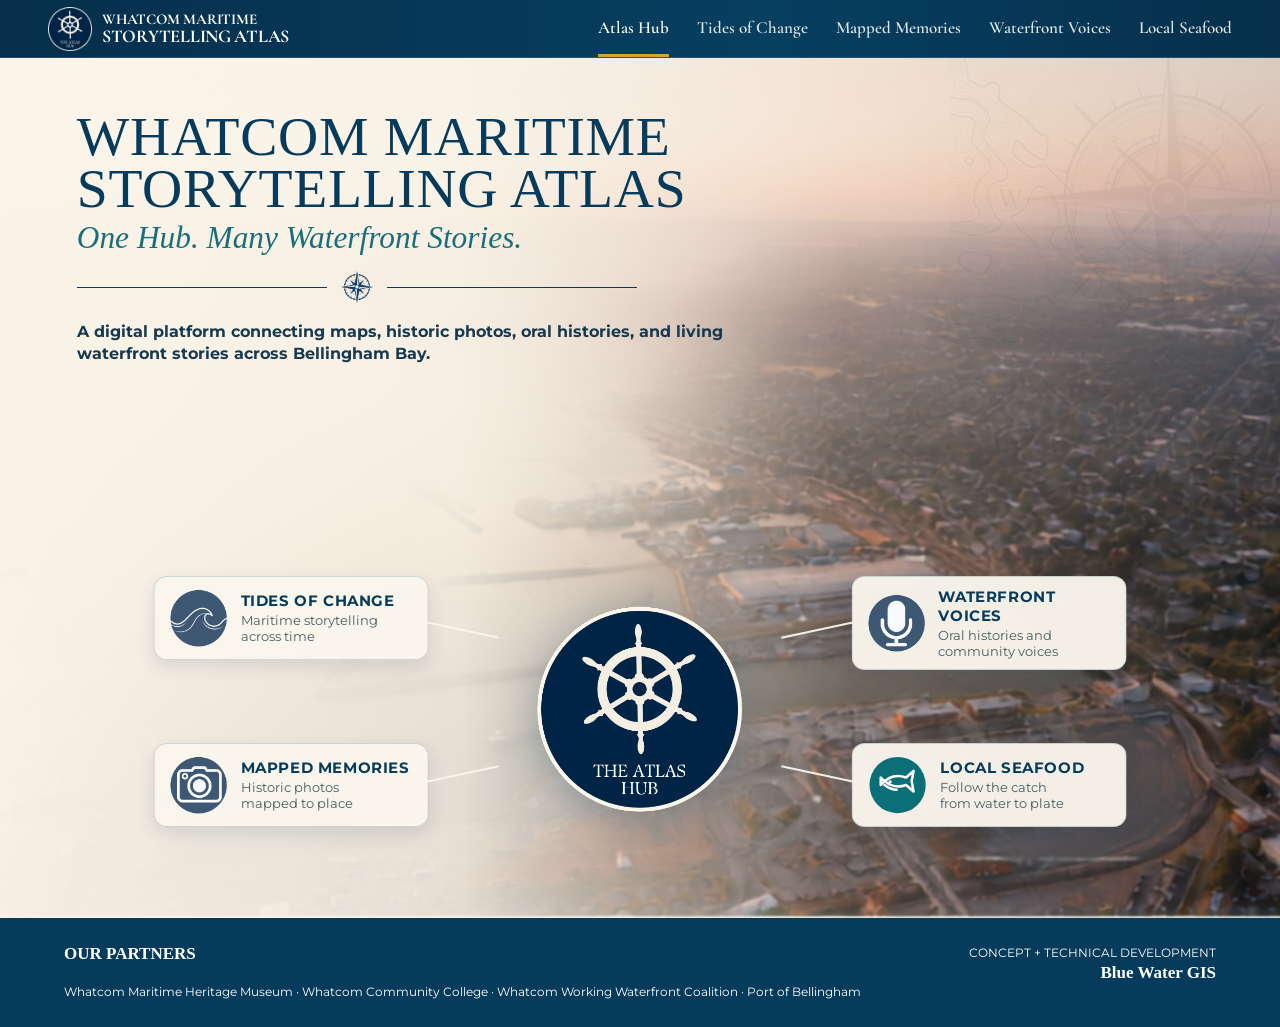
<file: index.html>
<!doctype html>
<html lang="en">
<head>
<meta charset="utf-8" />
<meta name="viewport" content="width=device-width,initial-scale=1" />
<title>Whatcom Maritime Storytelling Atlas</title>
<meta name="description" content="A mobile-first public hub connecting place-based maritime stories around Bellingham Bay." />
<link rel="stylesheet" href="styles.css" />

<style id="atlas-global-header-v23">
/* V23: one identical global header on every Atlas page */
.atlas-global-header{
  height:58px!important;
  min-height:58px!important;
  padding:0 48px!important;
  display:flex!important;
  align-items:center!important;
  justify-content:space-between!important;
  box-sizing:border-box!important;
}
.atlas-global-header .brand{display:flex!important;align-items:center!important;gap:10px!important}
.atlas-global-header .brand-logo{width:44px!important;height:44px!important;flex:0 0 44px!important}
.atlas-global-header .brand span{display:flex!important;flex-direction:column!important;line-height:.9!important}
.atlas-global-header .brand b{font-size:15px!important;line-height:1!important}
.atlas-global-header .brand strong{font-size:18px!important;line-height:1!important}
.atlas-global-header .site-nav{display:flex!important;align-items:stretch!important;gap:28px!important;height:100%!important}
.atlas-global-header .site-nav a{
  display:flex!important;align-items:center!important;
  height:100%!important;margin:0!important;padding:0 0!important;
  font-size:17px!important;white-space:nowrap!important;
  border-bottom:3px solid transparent!important;
}
.atlas-global-header .site-nav a.active{border-bottom-color:#d2a33b!important}
@media(max-width:900px){
  .atlas-global-header{padding:0 18px!important}
  .atlas-global-header .site-nav{gap:16px!important}
  .atlas-global-header .site-nav a{font-size:15px!important}
}
@media(max-width:780px){
  .atlas-global-header{height:58px!important;min-height:58px!important;padding:0 12px!important}
  .atlas-global-header .brand-logo{width:40px!important;height:40px!important;flex-basis:40px!important}
  .atlas-global-header .brand b{font-size:12px!important}
  .atlas-global-header .brand strong{font-size:15px!important}
  .atlas-global-header .site-nav{display:none!important}
  body.nav-open .atlas-global-header .site-nav{
    display:flex!important;position:absolute!important;top:58px!important;left:0!important;right:0!important;
    height:auto!important;flex-direction:column!important;gap:0!important;background:#073b5c!important;
    padding:8px 16px 14px!important;z-index:5000!important;
  }
  body.nav-open .atlas-global-header .site-nav a{height:42px!important;border-bottom:1px solid rgba(255,255,255,.12)!important}
}
</style>


</head>
<body class="hub-page branded-hub">
<header class="site-header atlas-global-header">
  <a class="brand" href="index.html" aria-label="Whatcom Maritime Storytelling Atlas home">
    <img class="brand-logo" src="icon-hub.png" alt="" />
    <span><b>WHATCOM MARITIME</b><strong>STORYTELLING ATLAS</strong></span>
  </a>
  <button class="menu-button" aria-label="Open navigation" onclick="document.body.classList.toggle('nav-open')">☰</button>
  <nav class="site-nav"><a class="active" href="index.html">Atlas Hub</a><a href="tides.html">Tides of Change</a><a href="mapped.html">Mapped Memories</a><a href="index.html#voices">Waterfront Voices</a><a href="index.html#seafood">Local Seafood</a></nav>
</header>

<main class="hub-main">
  <section class="atlas-hub-hero" id="about">
    <div class="hub-aerial" aria-hidden="true"></div>
    <div class="hub-cream-wash" aria-hidden="true"></div>
    <img class="hub-bathy" src="corner-bathy.png" alt="" aria-hidden="true" />

    <div class="hub-title-block">
      <h1>WHATCOM MARITIME<br>STORYTELLING ATLAS</h1>
      <p class="hub-tagline">One Hub. Many Waterfront Stories.</p>
      <div class="mockup-rule"><img src="compass-divider.png" alt="" aria-hidden="true"></div>
      <p class="hub-summary">A digital platform connecting maps, historic photos, oral histories, and living waterfront stories across Bellingham Bay.</p>
    </div>

    <div class="hub-network" aria-label="Atlas portal choices">
      <a class="hub-portal-card hub-tides" href="tides.html">
        <img src="icon-tides.png" alt="" />
        <span><strong>TIDES OF CHANGE</strong><small>Maritime storytelling<br>across time</small></span>
      </a>

      <a class="hub-portal-card hub-memories" id="memories" href="mapped.html">
        <img src="icon-memories.png" alt="" />
        <span><strong>MAPPED MEMORIES</strong><small>Historic photos<br>mapped to place</small></span>
      </a>

      <div class="hub-centerpiece">
        <img src="icon-hub.png" alt="The Atlas Hub" />
      </div>

      <a class="hub-portal-card hub-voices" id="voices" href="#voices">
        <img src="icon-voices.png" alt="" />
        <span><strong>WATERFRONT VOICES</strong><small>Oral histories and<br>community voices</small></span>
      </a>

      <a class="hub-portal-card hub-seafood" id="seafood" href="#seafood">
        <img src="icon-seafood.svg" alt="" />
        <span><strong>LOCAL SEAFOOD</strong><small>Follow the catch<br>from water to plate</small></span>
      </a>
    </div>

    <div class="mobile-hub-list" aria-label="Atlas portals on mobile">
      <a href="tides.html"><img src="icon-tides.png" alt=""><span><strong>Tides of Change</strong><small>Place-based stories of Bellingham's maritime past, transition, and future.</small></span></a>
      <a href="mapped.html"><img src="icon-memories.png" alt=""><span><strong>Mapped Memories</strong><small>Historic photographs and objects mapped back to the places they document.</small></span></a>
      <a href="#voices"><img src="icon-voices.png" alt=""><span><strong>Waterfront Voices</strong><small>Oral histories and community voices connected to people and place.</small></span></a>
      <a href="#seafood"><img src="icon-seafood.svg" alt=""><span><strong>Local Seafood</strong><small>Explore fishermen, vessels, seasons, restaurants, markets, and where the catch comes from.</small></span></a>
    </div>
  </section>
</main>

<footer class="hub-footer">
  <div><strong>OUR PARTNERS</strong><br>Whatcom Maritime Heritage Museum · Whatcom Community College · Whatcom Working Waterfront Coalition · Port of Bellingham</div>
  <div><span>CONCEPT + TECHNICAL DEVELOPMENT</span><strong>Blue Water GIS</strong></div>
</footer>
</body>
</html>
</file>
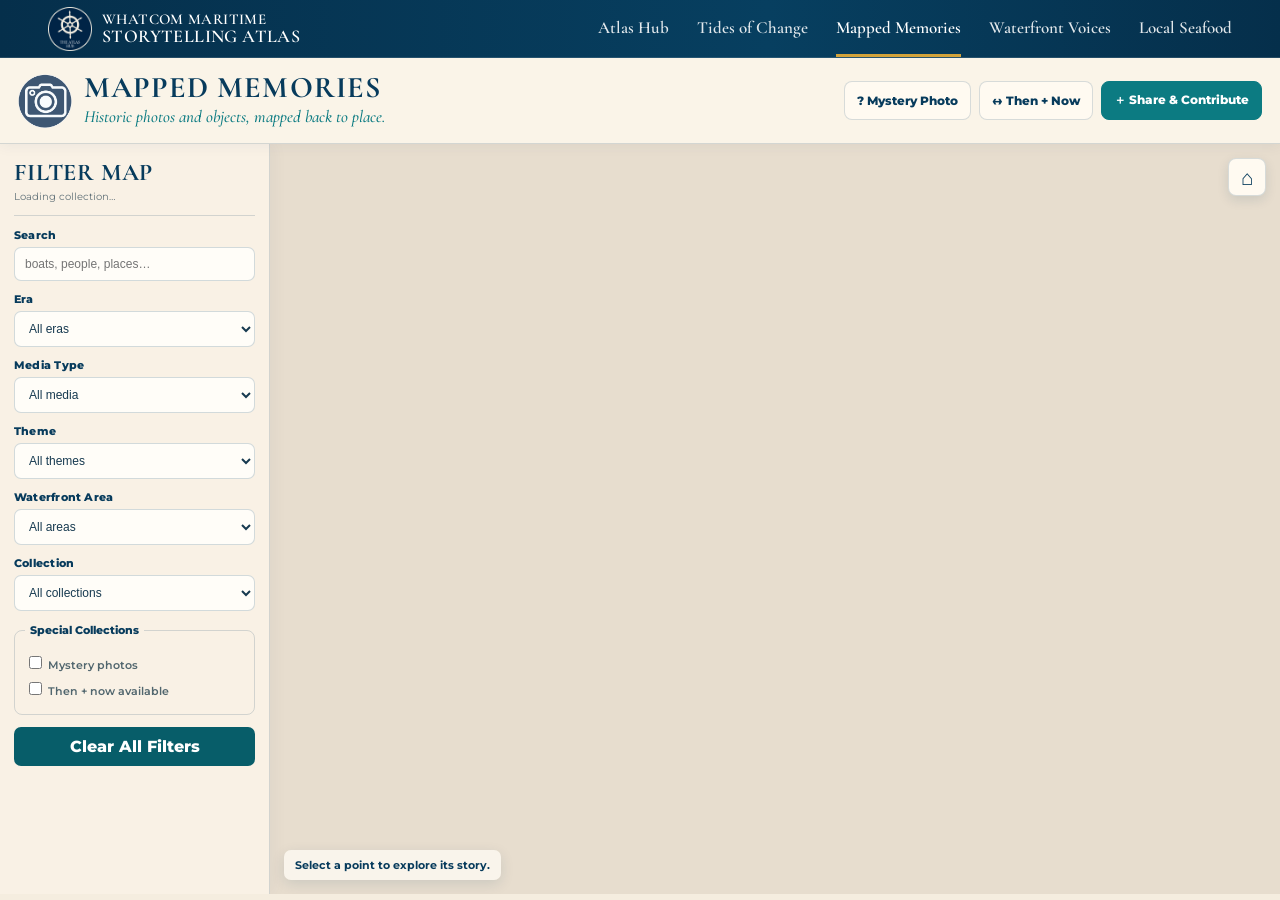
<file: mapped.html>
<!doctype html>
<html lang="en">
<head>
<meta charset="utf-8" />
<meta name="viewport" content="width=device-width,initial-scale=1,viewport-fit=cover" />
<title>Mapped Memories | Whatcom Maritime Storytelling Atlas</title>
<meta name="description" content="Explore georeferenced historic photographs and maritime objects around Bellingham Bay." />
<link rel="preconnect" href="https://fonts.googleapis.com">
<link rel="preconnect" href="https://fonts.gstatic.com" crossorigin>
<link href="https://fonts.googleapis.com/css2?family=Cormorant+Garamond:ital,wght@0,500;0,600;0,700;1,500;1,600&family=Montserrat:wght@400;500;600;700;800&display=swap" rel="stylesheet">
<link rel="stylesheet" href="styles.css" />
<script type="module" src="https://js.arcgis.com/5.2/"></script>

<style id="atlas-global-header-v23">
/* V23: one identical global header on every Atlas page */
.atlas-global-header{
  height:58px!important;
  min-height:58px!important;
  padding:0 48px!important;
  display:flex!important;
  align-items:center!important;
  justify-content:space-between!important;
  box-sizing:border-box!important;
}
.atlas-global-header .brand{display:flex!important;align-items:center!important;gap:10px!important}
.atlas-global-header .brand-logo{width:44px!important;height:44px!important;flex:0 0 44px!important}
.atlas-global-header .brand span{display:flex!important;flex-direction:column!important;line-height:.9!important}
.atlas-global-header .brand b{font-size:15px!important;line-height:1!important}
.atlas-global-header .brand strong{font-size:18px!important;line-height:1!important}
.atlas-global-header .site-nav{display:flex!important;align-items:stretch!important;gap:28px!important;height:100%!important}
.atlas-global-header .site-nav a{
  display:flex!important;align-items:center!important;
  height:100%!important;margin:0!important;padding:0 0!important;
  font-size:17px!important;white-space:nowrap!important;
  border-bottom:3px solid transparent!important;
}
.atlas-global-header .site-nav a.active{border-bottom-color:#d2a33b!important}
@media(max-width:900px){
  .atlas-global-header{padding:0 18px!important}
  .atlas-global-header .site-nav{gap:16px!important}
  .atlas-global-header .site-nav a{font-size:15px!important}
}
@media(max-width:780px){
  .atlas-global-header{height:58px!important;min-height:58px!important;padding:0 12px!important}
  .atlas-global-header .brand-logo{width:40px!important;height:40px!important;flex-basis:40px!important}
  .atlas-global-header .brand b{font-size:12px!important}
  .atlas-global-header .brand strong{font-size:15px!important}
  .atlas-global-header .site-nav{display:none!important}
  body.nav-open .atlas-global-header .site-nav{
    display:flex!important;position:absolute!important;top:58px!important;left:0!important;right:0!important;
    height:auto!important;flex-direction:column!important;gap:0!important;background:#073b5c!important;
    padding:8px 16px 14px!important;z-index:5000!important;
  }
  body.nav-open .atlas-global-header .site-nav a{height:42px!important;border-bottom:1px solid rgba(255,255,255,.12)!important}
}
</style>



<style id="mapped-overlap-v24">
.memory-overlap-nav{
  display:none;align-items:center;gap:10px;margin:0 0 14px;padding:9px 10px;
  border:1px solid rgba(7,59,92,.14);border-radius:10px;background:#f2eadc;
  color:#073b5c;font-family:Montserrat,sans-serif;font-size:12px;font-weight:700;
}
.memory-overlap-nav.visible{display:flex}
.memory-overlap-nav button{
  width:36px;height:36px;flex:0 0 36px;border:1px solid rgba(7,59,92,.22);
  border-radius:50%;background:#fffaf1;color:#073b5c;font-size:20px;font-weight:800;cursor:pointer;
}
.memory-overlap-nav button:hover{background:#0b6f78;color:#fff;border-color:#0b6f78}
.memory-overlap-count{flex:1;text-align:center;line-height:1.2}
.memory-overlap-count strong{display:block;color:#0b6f78}
.memory-overlap-count span{display:block;color:#5b6970;font-size:11px;margin-top:2px}
@media(max-width:780px){
  .memory-overlap-nav{position:sticky;top:0;z-index:8;background:#f7f0e5}
  .memory-overlap-nav button{width:40px;height:40px;flex-basis:40px}
}
</style>

</head>
<body class="memories-kiosk">
<header class="site-header atlas-global-header">
  <a class="brand" href="index.html" aria-label="Whatcom Maritime Storytelling Atlas home">
    <img class="brand-logo" src="icon-hub.png" alt="" />
    <span><b>WHATCOM MARITIME</b><strong>STORYTELLING ATLAS</strong></span>
  </a>
  <button class="menu-button" aria-label="Open navigation" onclick="document.body.classList.toggle('nav-open')">☰</button>
  <nav class="site-nav"><a href="index.html">Atlas Hub</a><a href="tides.html">Tides of Change</a><a class="active" href="mapped.html">Mapped Memories</a><a href="index.html#voices">Waterfront Voices</a><a href="index.html#seafood">Local Seafood</a></nav>
</header>

<main class="memories-main">
  <section class="memories-toolbar">
    <div class="memories-title">
      <img src="icon-memories.png" alt="" />
      <div>
        <strong>MAPPED MEMORIES</strong>
        <small>Historic photos and objects, mapped back to place.</small>
      </div>
    </div>
    <div class="memories-actions">
      <button class="memory-action filters-mobile" id="filtersToggle" type="button" aria-label="Open filters" title="Filters"><span class="filter-toggle-icon">☰</span><span class="filter-toggle-label">Filters</span> <span id="filterCount"></span></button>
      <button class="memory-action" id="mysteryBtn" type="button">? Mystery Photo</button>
      <button class="memory-action" id="thenNowExploreBtn" type="button">↔ Then + Now</button>
      <button class="memory-action contribute" id="contributeBtn" type="button">＋ Share & Contribute</button>
    </div>
  </section>

  <section class="memories-workspace">
    <div class="filters-backdrop" id="filtersBackdrop" aria-hidden="true"></div>
    <aside class="memory-filters" id="filtersPanel" aria-label="Map filters">
      <div class="filter-title-row"><div><span>FILTER MAP</span><small id="resultCount">Loading collection…</small></div><button id="filtersClose" aria-label="Close filters">×</button></div>
      <label class="memory-search-label">Search
        <input id="memorySearch" type="search" placeholder="boats, people, places…" />
      </label>
      <label class="filter-control" data-filter-for="eraFilter">Era<select id="eraFilter"><option value="">All eras</option></select><div class="filter-chips" id="eraFilterChips" hidden></div></label>
      <label class="filter-control" data-filter-for="mediaFilter">Media Type<select id="mediaFilter"><option value="">All media</option></select><div class="filter-chips" id="mediaFilterChips" hidden></div></label>
      <label class="filter-control" data-filter-for="themeFilter">Theme<select id="themeFilter"><option value="">All themes</option></select><div class="filter-chips" id="themeFilterChips" hidden></div></label>
      <label class="filter-control" data-filter-for="areaFilter">Waterfront Area<select id="areaFilter"><option value="">All areas</option></select><div class="filter-chips" id="areaFilterChips" hidden></div></label>
      <label class="filter-control" data-filter-for="collectionFilter">Collection<select id="collectionFilter"><option value="">All collections</option></select><div class="filter-chips" id="collectionFilterChips" hidden></div></label>
      <fieldset class="memory-status-filter"><legend>Special Collections</legend>
        <label><input type="checkbox" id="mysteryOnly" /> Mystery photos</label>
        <label><input type="checkbox" id="thenNowOnly" /> Then + now available</label>
      </fieldset>
      <button class="memory-clear" id="clearFilters" type="button">Clear All Filters</button>
      <button class="memory-filter-done" id="filtersDone" type="button">Done</button>
    </aside>

    <div class="memory-map-wrap">
      <arcgis-map id="memoryMap" item-id="077054926df6434f8662cf8850e3c100" popup-disabled>
        <arcgis-zoom slot="top-left"></arcgis-zoom>
      </arcgis-map>
      <div class="memory-map-note" id="mapNote">Select a point to explore its story.</div>
      <button class="memory-location-button" id="resetMap" type="button" title="Reset map extent">⌂</button>
    </div>

  </section>
</main>

<div class="memory-detail-viewer" id="memoryDetailViewer" aria-hidden="true">
  <div class="memory-detail-scrim" data-close-detail></div>
  <section class="memory-detail-card" role="dialog" aria-modal="true" aria-labelledby="detailTitle">
    <button class="memory-detail-back" id="detailBack" type="button">← Back to map</button>
    <div class="memory-detail-media">
      <img id="detailImage" alt="Selected historic photograph" />
      <span class="selected-badge" id="detailMediaBadge"></span>
    </div>
    <div class="memory-detail-copy">
      <p class="eyebrow" id="detailEra"></p>
      <h2 id="detailTitle"></h2>
      <p class="memory-detail-description" id="detailDescription"></p>
      <dl class="selected-meta" id="detailMeta"></dl>
      <div class="selected-buttons memory-detail-buttons">
        <button id="detailThenNowBtn" class="memory-primary" type="button" hidden>View Then + Now</button>
        <button id="detailIdentifyBtn" class="memory-gold" type="button" hidden>Help Identify</button>
        <a id="detailStoryBtn" class="memory-link-button" href="#" target="_blank" rel="noopener" hidden>Explore Related Story ↗</a>
      </div>
    </div>
  </section>
</div>

<div class="memory-modal" id="thenNowModal" aria-hidden="true">
  <div class="memory-modal-scrim" data-close-modal></div>
  <section class="memory-modal-card then-now-card" role="dialog" aria-modal="true" aria-labelledby="thenNowTitle">
    <button class="modal-close" data-close-modal aria-label="Close">×</button>
    <p class="eyebrow">THEN + NOW</p><h2 id="thenNowTitle">See how this place has changed</h2>
    <div class="then-now-stage" id="thenNowStage">
      <img id="thenImage" class="then-base" alt="Historic view" />
      <div class="now-clip" id="nowClip"><img id="nowImage" alt="Current comparison" /></div>
      <div class="then-divider" id="thenDivider"><span>↔</span></div>
    </div>
    <input id="thenNowSlider" type="range" min="0" max="100" value="50" aria-label="Then and now comparison slider" />
    <div class="then-labels"><span>THEN</span><span>NOW</span></div>
    <div class="special-nav"><button id="thenNowOnMap" type="button">View on map</button><button id="nextThenNow" type="button">Next comparison →</button></div>
  </section>
</div>

<div class="memory-modal" id="mysteryModal" aria-hidden="true">
  <div class="memory-modal-scrim" data-close-mystery></div>
  <section class="memory-modal-card mystery-card" role="dialog" aria-modal="true" aria-labelledby="mysteryTitle">
    <button class="modal-close" data-close-mystery aria-label="Close">×</button>
    <div class="mystery-grid">
      <div class="mystery-photo-wrap"><img id="mysteryImage" alt="Mystery historic photograph" /><div class="mystery-question">?</div></div>
      <div class="mystery-copy">
        <p class="eyebrow">MYSTERY PHOTO</p>
        <h2 id="mysteryTitle">Can you help identify this memory?</h2>
        <p id="mysteryPrompt">Some details about this photograph are still unknown.</p>
        <dl class="selected-meta" id="mysteryMeta"></dl>
        <div class="mystery-actions">
          <button class="memory-gold" id="mysteryIdentify" type="button">Help Identify</button>
          <button class="memory-primary" id="mysteryOnMap" type="button">View on Map</button>
          <button class="memory-link-button" id="nextMystery" type="button">Another Mystery →</button>
        </div>
      </div>
    </div>
  </section>
</div>

<div class="memory-modal" id="contributeModal" aria-hidden="true">
  <div class="memory-modal-scrim" data-close-contribute></div>
  <section class="memory-modal-card contribute-card" role="dialog" aria-modal="true" aria-labelledby="contributeTitle">
    <button class="modal-close" data-close-contribute aria-label="Close">×</button>
    <img src="icon-memories.png" alt="" />
    <p class="eyebrow">INTERACTIVE. COMMUNITY. YOUR STORIES.</p>
    <h2 id="contributeTitle">Help build the archive.</h2>
    <p>The public contribution workflow is still being developed. The finished Atlas can invite people to upload photographs or objects, identify mystery images, and add context about people, vessels, businesses, and places.</p>
    <div class="prototype-note">Prototype interaction for presentation and design review.</div>
  </section>
</div>

<script type="module" src="mapped.js?v=24"></script>



</body>
</html>
</file>
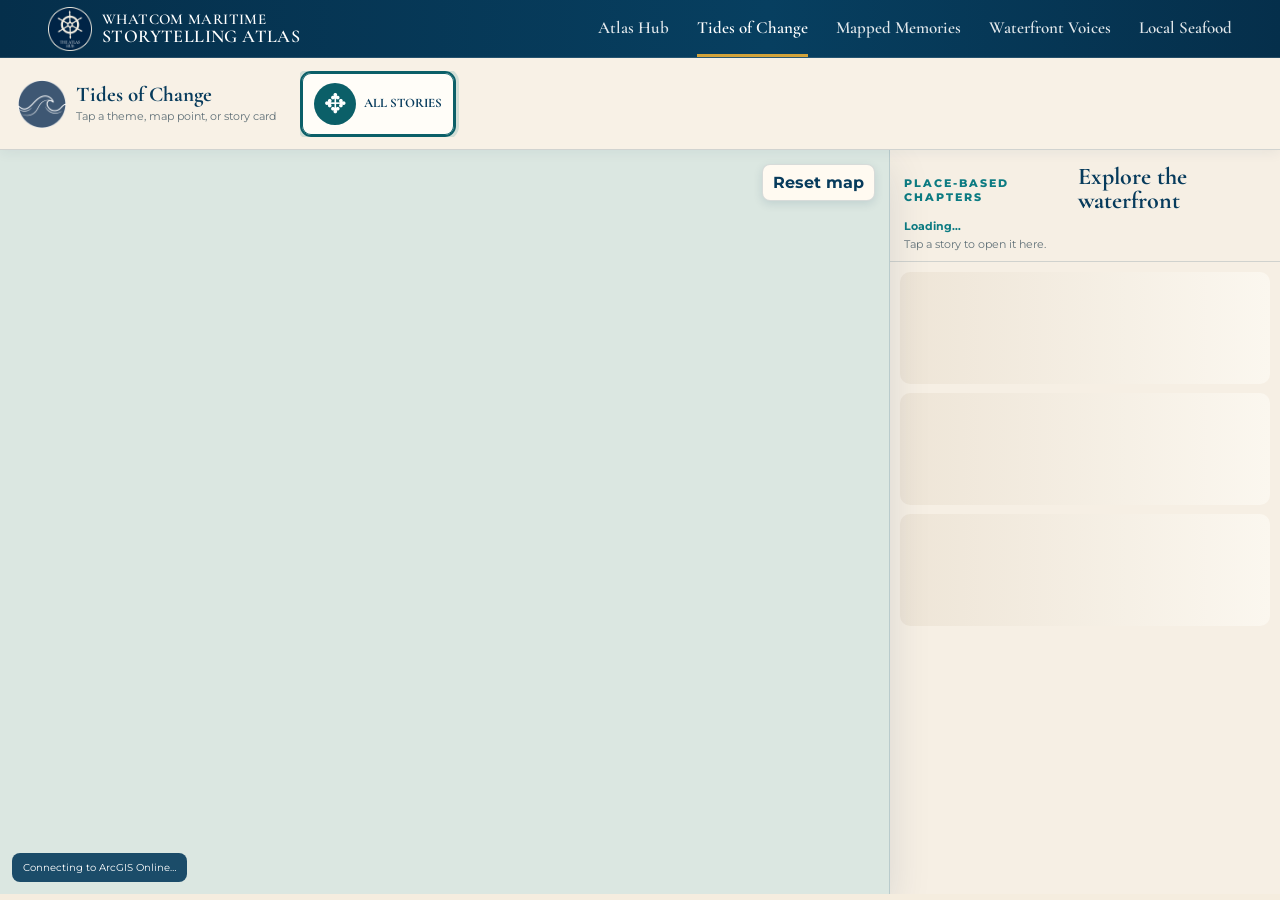
<file: tides.html>
<!doctype html>
<html lang="en">
<head>
<meta charset="utf-8" />
<meta name="viewport" content="width=device-width,initial-scale=1" />
<title>Tides of Change — Whatcom Maritime Storytelling Atlas</title>
<meta name="description" content="Explore place-based stories of fishing and canning, lumber, boatbuilding, and environment and orcas around Bellingham Bay." />
<link rel="preconnect" href="https://js.arcgis.com" />
<link rel="stylesheet" href="https://js.arcgis.com/4.33/esri/themes/light/main.css" />
<link rel="stylesheet" href="styles.css" />
<script src="https://js.arcgis.com/4.33/"></script>

<style id="tides-sign-system-v20">
/* V20 — sign-post visual system, intentionally inline to avoid stale cached CSS. */
body.tides-kiosk{
  --sign-fishing:#0B5F68;
  --sign-lumber:#5B7630;
  --sign-boatbuilding:#E36729;
  --sign-environment:#012840;
}

/* Top filters: exact theme color + sign-style white icons */
body.tides-kiosk .kiosk-filter .theme-chip{--theme-color:var(--sign-fishing);border:2px solid #ddd2c0!important;background:#fffaf1!important;box-shadow:none!important}
body.tides-kiosk .kiosk-filter .theme-chip[data-theme-type="fishing"]{--theme-color:var(--sign-fishing)}
body.tides-kiosk .kiosk-filter .theme-chip[data-theme-type="lumber"]{--theme-color:var(--sign-lumber)}
body.tides-kiosk .kiosk-filter .theme-chip[data-theme-type="boatbuilding"]{--theme-color:var(--sign-boatbuilding)}
body.tides-kiosk .kiosk-filter .theme-chip[data-theme-type="orca"]{--theme-color:var(--sign-environment)}
body.tides-kiosk .kiosk-filter .theme-chip[data-theme="all"]{--theme-color:var(--sign-fishing)}
body.tides-kiosk .kiosk-filter .theme-chip .theme-symbol{background:var(--theme-color)!important;color:#fff!important;border-radius:50%!important;width:42px!important;height:42px!important;display:grid!important;place-items:center!important}
body.tides-kiosk .kiosk-filter .theme-chip .theme-symbol svg{width:31px!important;height:31px!important;color:#fff!important;display:block!important}
body.tides-kiosk .kiosk-filter .theme-chip.active{border-color:var(--theme-color)!important;box-shadow:inset 0 0 0 1px var(--theme-color)!important;background:#fffdf8!important}
body.tides-kiosk .kiosk-filter .theme-chip:hover{border-color:var(--theme-color)!important}

/* Cards: photo unobstructed, theme communicated ONLY with outline/accent text. */
body.tides-kiosk .kiosk-story-list .story-card{--theme-color:var(--sign-fishing);border:2px solid var(--theme-color)!important;border-radius:11px!important;background:#fffdf8!important;box-shadow:0 2px 8px rgba(7,59,92,.05)!important;overflow:hidden!important}
body.tides-kiosk .kiosk-story-list .story-card[data-theme-type="fishing"]{--theme-color:var(--sign-fishing)}
body.tides-kiosk .kiosk-story-list .story-card[data-theme-type="lumber"]{--theme-color:var(--sign-lumber)}
body.tides-kiosk .kiosk-story-list .story-card[data-theme-type="boatbuilding"]{--theme-color:var(--sign-boatbuilding)}
body.tides-kiosk .kiosk-story-list .story-card[data-theme-type="orca"]{--theme-color:var(--sign-environment)}
body.tides-kiosk .kiosk-story-list .story-card::before{display:none!important;content:none!important}
body.tides-kiosk .kiosk-story-list .card-theme-icon{display:none!important}
body.tides-kiosk .kiosk-story-list .story-thumb{position:relative!important;overflow:hidden!important;background-color:#d7d0c4!important;background-size:cover!important;background-position:center!important;filter:none!important}
body.tides-kiosk .kiosk-story-list .story-thumb::after{display:none!important;content:none!important}
body.tides-kiosk .kiosk-story-list .theme-pill,
body.tides-kiosk .kiosk-story-list .inline-open-label{color:var(--theme-color)!important}
body.tides-kiosk .kiosk-story-list .story-card.selected{box-shadow:0 0 0 2px color-mix(in srgb,var(--theme-color) 35%,transparent),0 7px 18px rgba(7,59,92,.08)!important}
</style>


<style id="atlas-global-header-v23">
/* V23: one identical global header on every Atlas page */
.atlas-global-header{
  height:58px!important;
  min-height:58px!important;
  padding:0 48px!important;
  display:flex!important;
  align-items:center!important;
  justify-content:space-between!important;
  box-sizing:border-box!important;
}
.atlas-global-header .brand{display:flex!important;align-items:center!important;gap:10px!important}
.atlas-global-header .brand-logo{width:44px!important;height:44px!important;flex:0 0 44px!important}
.atlas-global-header .brand span{display:flex!important;flex-direction:column!important;line-height:.9!important}
.atlas-global-header .brand b{font-size:15px!important;line-height:1!important}
.atlas-global-header .brand strong{font-size:18px!important;line-height:1!important}
.atlas-global-header .site-nav{display:flex!important;align-items:stretch!important;gap:28px!important;height:100%!important}
.atlas-global-header .site-nav a{
  display:flex!important;align-items:center!important;
  height:100%!important;margin:0!important;padding:0 0!important;
  font-size:17px!important;white-space:nowrap!important;
  border-bottom:3px solid transparent!important;
}
.atlas-global-header .site-nav a.active{border-bottom-color:#d2a33b!important}
@media(max-width:900px){
  .atlas-global-header{padding:0 18px!important}
  .atlas-global-header .site-nav{gap:16px!important}
  .atlas-global-header .site-nav a{font-size:15px!important}
}
@media(max-width:780px){
  .atlas-global-header{height:58px!important;min-height:58px!important;padding:0 12px!important}
  .atlas-global-header .brand-logo{width:40px!important;height:40px!important;flex-basis:40px!important}
  .atlas-global-header .brand b{font-size:12px!important}
  .atlas-global-header .brand strong{font-size:15px!important}
  .atlas-global-header .site-nav{display:none!important}
  body.nav-open .atlas-global-header .site-nav{
    display:flex!important;position:absolute!important;top:58px!important;left:0!important;right:0!important;
    height:auto!important;flex-direction:column!important;gap:0!important;background:#073b5c!important;
    padding:8px 16px 14px!important;z-index:5000!important;
  }
  body.nav-open .atlas-global-header .site-nav a{height:42px!important;border-bottom:1px solid rgba(255,255,255,.12)!important}
}
</style>

</head>
<body class="tides-page tides-kiosk">
<header class="site-header atlas-global-header">
  <a class="brand" href="index.html" aria-label="Whatcom Maritime Storytelling Atlas home">
    <img class="brand-logo" src="icon-hub.png" alt="" />
    <span><b>WHATCOM MARITIME</b><strong>STORYTELLING ATLAS</strong></span>
  </a>
  <button class="menu-button" aria-label="Open navigation" onclick="document.body.classList.toggle('nav-open')">☰</button>
  <nav class="site-nav"><a href="index.html">Atlas Hub</a><a class="active" href="tides.html">Tides of Change</a><a href="mapped.html">Mapped Memories</a><a href="index.html#voices">Waterfront Voices</a><a href="index.html#seafood">Local Seafood</a></nav>
</header>

<main class="tides-kiosk-main">
  <section class="kiosk-toolbar" aria-label="Tides of Change controls">
    <div class="kiosk-title"><img src="icon-tides.png" alt=""><div><strong>Tides of Change</strong><small>Tap a theme, map point, or story card</small></div></div>
    <div class="theme-filter kiosk-filter" id="themeFilter">
      <button class="theme-chip active" data-theme="all" type="button"><span class="theme-symbol all-symbol">✥</span><span><strong>All Stories</strong></span></button>
    </div>
  </section>

  <section class="tides-kiosk-explorer" id="atlasExplorer">
    <div class="map-shell kiosk-map-shell">
      <div id="viewDiv" aria-label="Interactive Tides of Change story map"></div>
      <div class="map-status" id="mapStatus">Connecting to ArcGIS Online…</div>
      <button class="map-reset-button" id="resetViewButton" type="button">Reset map</button>
    </div>
    <aside class="story-panel kiosk-story-panel">
      <div class="story-panel-head kiosk-story-head">
        <div><p class="eyebrow">PLACE-BASED CHAPTERS</p><h2 id="panelTitle">Explore the waterfront</h2></div>
        <strong id="resultCount">Loading…</strong>
        <p id="panelSubtitle">Tap a story to open it here.</p>
      </div>
      <div class="story-list kiosk-story-list" id="storyList"><div class="skeleton-card"></div><div class="skeleton-card"></div><div class="skeleton-card"></div></div>
    </aside>
  </section>
</main>

<div class="story-viewer" id="storyViewer" aria-hidden="true">
  <div class="story-viewer-scrim" id="storyViewerScrim"></div>
  <section class="story-viewer-panel" role="dialog" aria-modal="true" aria-labelledby="storyViewerTitle">
    <div class="story-viewer-bar">
      <button class="story-back-button" id="storyBackButton" type="button">← Back to map</button>
      <div class="story-viewer-heading"><span class="eyebrow">TIDES OF CHANGE</span><strong id="storyViewerTitle">Story</strong></div>
      <a class="story-external-link" id="storyExternalLink" target="_blank" rel="noopener">Open full screen ↗</a>
    </div>
    <div class="story-frame-wrap">
      <div class="story-frame-loading" id="storyFrameLoading">Loading StoryMap…</div>
      <iframe id="storyFrame" title="Tides of Change StoryMap" loading="eager" allow="fullscreen; geolocation"></iframe>
    </div>
  </section>
</div>

<template id="storyCardTemplate"><article class="story-card"><button class="story-card-main" type="button"><div class="story-thumb" aria-hidden="true"></div><div class="story-card-copy"><div class="story-meta"><span class="theme-pill"></span><span class="story-number"></span></div><h4></h4><p class="story-description"></p><span class="inline-open-label">Open story →</span></div></button></article></template>
<script src="tides.js?v=21"></script>
</body>
</html>
</file>
<file: styles.css>
@import url('https://fonts.googleapis.com/css2?family=Cormorant+Garamond:ital,wght@0,400;0,500;0,600;0,700;1,400;1,500;1,600&family=Montserrat:wght@400;500;600;700;800&display=swap');
:root{--navy:#073b5c;--navy2:#082f4b;--teal:#0c7b82;--teal2:#4f9c9b;--cream:#f5eddf;--paper:#fbf7ef;--gold:#b78b39;--ink:#153a50;--muted:#617178;--line:rgba(7,59,92,.16);--serif:'Cormorant Garamond','Baskerville','Times New Roman',serif;--sans:'Montserrat','Avenir Next','Segoe UI',Arial,sans-serif;--shadow:0 16px 40px rgba(5,47,75,.12)}
*{box-sizing:border-box}html{scroll-behavior:smooth}body{margin:0;color:var(--ink);font-family:var(--sans);background:radial-gradient(circle at 82% 4%,rgba(13,124,130,.05),transparent 24%),linear-gradient(90deg,rgba(182,138,57,.025) 1px,transparent 1px),linear-gradient(rgba(182,138,57,.025) 1px,transparent 1px),var(--paper);background-size:auto,32px 32px,32px 32px,auto}a{color:inherit}button{font:inherit}.site-header{height:72px;padding:0 clamp(20px,4vw,64px);display:flex;align-items:center;justify-content:space-between;gap:26px;color:white;background:linear-gradient(90deg,#052f4b,#073f60 60%,#052f4b);position:sticky;top:0;z-index:60;border-bottom:1px solid rgba(255,255,255,.13)}.brand{display:flex;align-items:center;gap:12px;text-decoration:none}.brand-mark{width:44px;height:44px;border:1.5px solid rgba(255,255,255,.8);border-radius:50%;display:grid;place-items:center;font-size:23px}.brand>span:last-child{display:flex;flex-direction:column;font-family:var(--serif);line-height:1}.brand b{font-size:14px;letter-spacing:.03em}.brand strong{font-size:18px;letter-spacing:.035em}.site-nav{display:flex;gap:30px}.site-nav a{font:17px var(--serif);text-decoration:none;padding:25px 0 21px;border-bottom:3px solid transparent;color:rgba(255,255,255,.88)}.site-nav a:hover,.site-nav a.active{color:white;border-bottom-color:#e8be59}.menu-button{display:none;border:1px solid rgba(255,255,255,.5);background:transparent;color:#fff;border-radius:6px;padding:7px 10px}.eyebrow{margin:0 0 10px;color:var(--teal);font-size:11px;font-weight:800;letter-spacing:.18em}.button{display:inline-flex;align-items:center;justify-content:center;min-height:46px;padding:0 22px;border-radius:5px;text-decoration:none;font-weight:700}.button.primary{background:var(--teal);color:#fff}.nautical-rule{display:flex;align-items:center;gap:14px;margin:18px 0 14px;color:var(--navy);max-width:600px}.nautical-rule:before,.nautical-rule:after{content:'';height:1px;background:var(--navy);flex:1}.nautical-rule span{font-size:22px}
/* HUB */
.hub-hero{min-height:640px;position:relative;background:url('bellingham-waterfront.png') center/cover no-repeat;overflow:hidden}.hub-hero-overlay{position:absolute;inset:0;background:linear-gradient(90deg,rgba(250,245,235,.97) 0%,rgba(250,245,235,.90) 34%,rgba(250,245,235,.35) 62%,rgba(5,47,75,.12) 100%)}.hub-copy{position:relative;z-index:2;width:min(650px,47vw);padding:70px 0 90px;margin-left:clamp(28px,6vw,92px)}.hub-copy h1{margin:0;color:var(--navy);font:700 clamp(52px,5.7vw,82px)/.94 var(--serif);letter-spacing:-.035em}.hub-copy h1 em{color:#176f79;font-weight:400;font-size:.62em}.hub-intro{font-size:18px;line-height:1.46;font-weight:600;max-width:610px;margin:0 0 8px}.hub-intro.secondary{font-weight:400;color:#425f6b;margin-bottom:25px}.hub-orbit{position:absolute;z-index:3;right:clamp(32px,6vw,90px);top:50%;transform:translateY(-46%);width:min(620px,47vw);height:420px}.hub-core{position:absolute;left:50%;top:50%;transform:translate(-50%,-50%);width:190px;height:190px;border-radius:50%;display:flex;flex-direction:column;align-items:center;justify-content:center;background:var(--navy);color:white;border:5px solid rgba(255,255,255,.9);box-shadow:0 10px 35px rgba(5,47,75,.28);font-family:var(--serif);text-align:center}.hub-core .wheel{font-size:48px;margin-bottom:3px}.hub-core b{font-size:20px}.hub-core strong{font-size:30px;letter-spacing:.06em}.orbit-card{position:absolute;width:240px;min-height:82px;padding:12px 15px;display:flex;gap:12px;align-items:center;text-decoration:none;background:rgba(251,247,239,.95);border:1px solid rgba(7,59,92,.18);border-radius:14px;box-shadow:0 10px 26px rgba(5,47,75,.13)}.orbit-card:after{content:'';position:absolute;height:2px;width:80px;background:rgba(251,247,239,.9)}.orbit-card.tides{left:-4px;top:42px}.orbit-card.tides:after{right:-78px;transform:rotate(28deg)}.orbit-card.memories{left:-6px;bottom:36px}.orbit-card.memories:after{right:-78px;transform:rotate(-28deg)}.orbit-card.voices{right:-4px;top:42px}.orbit-card.voices:after{left:-78px;transform:rotate(-28deg)}.orbit-card.seafood{right:-6px;bottom:36px}.orbit-card.seafood:after{left:-78px;transform:rotate(28deg)}.portal-round{flex:0 0 50px;width:50px;height:50px;border-radius:50%;display:grid;place-items:center;background:var(--teal);color:white;font:700 24px var(--serif)}.orbit-card b{display:block;color:var(--navy);font:700 16px var(--serif)}.orbit-card small{display:block;margin-top:3px;color:#52666e;line-height:1.25}.how-strip{padding:46px clamp(22px,5vw,72px);background:rgba(248,242,231,.93)}.ornament-title{display:grid;grid-template-columns:1fr auto 1fr;gap:18px;align-items:center;max-width:1300px;margin:0 auto 28px}.ornament-title span{height:1px;background:linear-gradient(90deg,transparent,var(--teal),transparent)}.ornament-title h2{margin:0;color:var(--teal);font:700 28px var(--serif);letter-spacing:.05em;text-transform:uppercase}.how-grid{max-width:1240px;margin:0 auto;display:grid;grid-template-columns:repeat(3,1fr)}.how-grid article{display:grid;grid-template-columns:auto 1fr;gap:16px;padding:12px 30px;border-right:1px solid var(--line)}.how-grid article:last-child{border-right:0}.round-icon{width:58px;height:58px;border-radius:50%;display:grid;place-items:center;background:var(--navy);color:#fff;font-size:25px}.how-grid h3{margin:3px 0 6px;color:var(--navy);font:700 18px var(--serif)}.how-grid p{margin:0;color:var(--muted);line-height:1.45;font-size:14px}.portal-section{padding:58px clamp(18px,4vw,58px) 72px}.portal-grid{max-width:1360px;margin:0 auto;display:grid;grid-template-columns:repeat(4,1fr);gap:15px}.portal-card{position:relative;background:#fcf8ef;border:1px solid var(--line);border-radius:14px;text-align:center;box-shadow:0 10px 26px rgba(7,59,92,.06);overflow:hidden}.portal-card.image-card{padding:0 18px 18px;text-decoration:none}.portal-image{height:128px;margin:0 -18px;background-size:cover;background-position:center}.tides-image{background-image:linear-gradient(rgba(7,59,92,.04),rgba(7,59,92,.15)),url('bellingham-waterfront.png')}.memories-image{background-image:linear-gradient(rgba(7,59,92,.12),rgba(7,59,92,.18)),url('bellingham-waterfront.png');filter:grayscale(.65) sepia(.28)}.voices-image{background:linear-gradient(135deg,#bcd3d1,#1d6677)}.seafood-image{background:linear-gradient(135deg,#d7a15c,#0b6174)}.portal-icon.large{width:58px;height:58px;border-radius:50%;display:grid;place-items:center;background:var(--teal);color:#fff;font:700 27px var(--serif);margin:-29px auto 13px;position:relative;border:3px solid #f9f3e8}.portal-card h3{margin:0 0 8px;color:var(--navy);font:700 24px var(--serif)}.portal-card p{margin:0;min-height:118px;color:#53666f;line-height:1.45;font-size:14px}.status{display:block;margin-top:14px;padding:7px 8px;border-radius:5px;color:white;font-size:10px;font-weight:800;letter-spacing:.04em}.status.teal{background:var(--teal)}.status.gold{background:var(--gold)}.atlas-manifesto{display:flex;align-items:center;justify-content:center;gap:20px;padding:23px 30px;background:#cfe3e0;color:var(--navy);font:20px/1.35 var(--serif);text-align:center}.manifesto-mark{font-size:38px}footer{padding:26px clamp(24px,5vw,72px);display:flex;justify-content:space-between;gap:40px;background:linear-gradient(90deg,#052f4b,#073f60);color:white;font-size:12px;line-height:1.55}footer>div:last-child{text-align:right}footer strong{display:block;font:700 17px var(--serif)}footer a{color:white}
/* TIDES */
.tides-intro{min-height:330px;background:linear-gradient(90deg,rgba(250,245,235,.98),rgba(250,245,235,.78) 46%,rgba(5,47,75,.18)),url('bellingham-waterfront.png') center 44%/cover no-repeat;display:flex;align-items:center}.tides-intro-copy{padding:52px clamp(28px,7vw,105px);max-width:780px}.tides-intro h1{margin:0;color:var(--navy);font:700 clamp(54px,7vw,92px)/.92 var(--serif);letter-spacing:-.04em}.tides-tagline{margin:7px 0 0;color:#176f79;font:italic 28px/1.12 var(--serif)}.tides-intro-copy>p:last-child{margin:0;max-width:650px;line-height:1.5;font-size:17px;font-weight:600}.mobile-theme-shell{max-width:1260px;margin:-24px auto 0;position:relative;z-index:5;padding:0 18px}.section-label{text-align:center;width:max-content;margin:0 auto 9px;padding:5px 13px;background:var(--paper);color:var(--teal);font-size:10px;font-weight:800;letter-spacing:.17em}.theme-filter{display:grid;grid-template-columns:repeat(5,minmax(0,1fr));gap:8px}.theme-chip{min-height:92px;padding:13px 12px;display:flex;align-items:center;gap:11px;text-align:left;background:#fbf7ef;border:1px solid var(--line);border-radius:12px;color:var(--navy);box-shadow:0 8px 22px rgba(5,47,75,.08);cursor:pointer}.theme-chip.active{outline:3px solid rgba(13,124,130,.16);border-color:var(--teal)}.theme-symbol{flex:0 0 52px;width:52px;height:52px;border-radius:50%;display:grid;place-items:center;background:var(--teal);color:#fff;font-size:27px}.theme-chip strong{display:block;font:700 17px/1.02 var(--serif);text-transform:uppercase}.theme-chip small{display:block;color:#67777c;margin-top:4px;font-size:10px}.tides-explorer{max-width:1400px;margin:36px auto 0;padding:0 clamp(16px,4vw,54px) 60px;display:grid;grid-template-columns:minmax(0,1.45fr) minmax(330px,.68fr);gap:0}.map-shell{position:relative;min-height:680px;border-radius:17px 0 0 17px;overflow:hidden;background:#dbe7e1;border:1px solid var(--line);box-shadow:var(--shadow)}#viewDiv{position:absolute;inset:0}.map-banner{position:absolute;z-index:7;left:14px;right:14px;top:14px;padding:11px 14px;border-radius:8px;background:rgba(251,247,239,.96);display:flex;align-items:center;justify-content:space-between;box-shadow:0 5px 16px rgba(5,47,75,.12)}.map-banner>div{display:flex;flex-direction:column}.map-kicker{font-size:9px;color:var(--teal);font-weight:800;letter-spacing:.13em}.map-banner strong{font:700 17px var(--serif);color:var(--navy)}.text-button{border:0;background:none;color:var(--teal);font-weight:800}.map-status{position:absolute;left:14px;bottom:14px;z-index:8;background:rgba(7,59,92,.9);color:white;padding:8px 11px;border-radius:6px;font-size:10px}.map-status.success{background:rgba(13,124,130,.92)}.map-status.error{background:#7d463f}.story-panel{min-height:680px;background:linear-gradient(#f6eddf,#fbf7ef);border:1px solid var(--line);border-left:0;border-radius:0 17px 17px 0;overflow:hidden;display:flex;flex-direction:column}.story-panel-head{padding:24px 22px 15px;border-bottom:1px solid var(--line)}.story-panel-head h2{margin:0 0 7px;color:var(--navy);font:700 30px/1.02 var(--serif)}.story-panel-head p:last-child{margin:0;color:var(--muted);font-size:13px}.story-list{padding:12px;overflow:auto;max-height:680px}.story-card{margin-bottom:10px;background:#fffdf7;border:1px solid var(--line);border-radius:10px;overflow:hidden}.story-card.selected{border-color:var(--teal);box-shadow:0 8px 18px rgba(5,47,75,.09)}.story-card-main{width:100%;padding:10px;display:grid;grid-template-columns:82px 1fr;gap:12px;border:0;background:none;text-align:left;color:inherit}.story-thumb{height:82px;border-radius:7px;background:linear-gradient(145deg,#d7e6e1,#ead8b9);display:grid;place-items:center;background-size:cover;background-position:center}.card-theme-icon{width:42px;height:42px;border-radius:50%;display:grid;place-items:center;background:rgba(13,124,130,.95);color:white;font-size:22px}.story-meta{display:flex;justify-content:space-between;gap:8px}.theme-pill{color:var(--teal);font-size:9px;font-weight:800;letter-spacing:.07em;text-transform:uppercase}.story-number{font-size:9px;color:#9ba5a6}.story-card h4{margin:5px 0 4px;color:var(--navy);font:700 19px/1.06 var(--serif)}.story-description{margin:0;color:var(--muted);font-size:11px;line-height:1.4;display:-webkit-box;-webkit-line-clamp:2;-webkit-box-orient:vertical;overflow:hidden}.story-link{display:flex;justify-content:space-between;padding:9px 11px;border-top:1px solid var(--line);text-decoration:none;color:var(--teal);font-size:10px;font-weight:800}.story-link.disabled{pointer-events:none;color:#aaa}.skeleton-card{height:112px;margin-bottom:9px;border-radius:10px;background:linear-gradient(90deg,#eee5d7,#fbf7ef,#eee5d7);background-size:200% 100%;animation:pulse 1.3s infinite}@keyframes pulse{to{background-position:-200% 0}}.tides-explainer{padding:48px 24px 64px}.center-copy{max-width:780px;margin:0 auto;text-align:center;line-height:1.6;color:#566a72}
@media(max-width:1000px){.site-nav{display:none}.menu-button{display:block}.nav-open .site-nav{display:flex;position:absolute;top:72px;left:0;right:0;background:var(--navy);padding:10px 22px;flex-direction:column;gap:0}.nav-open .site-nav a{padding:12px 0}.hub-hero{min-height:auto;padding-bottom:30px}.hub-copy{width:auto;margin:0;padding:46px 24px 28px}.hub-orbit{position:relative;right:auto;top:auto;transform:none;width:auto;height:auto;margin:0 18px;display:grid;grid-template-columns:1fr 1fr;gap:10px}.hub-core{display:none}.orbit-card{position:relative!important;left:auto!important;right:auto!important;top:auto!important;bottom:auto!important;width:auto}.orbit-card:after{display:none}.portal-grid{grid-template-columns:1fr 1fr}.tides-explorer{grid-template-columns:1fr;padding:0 16px 46px}.map-shell{border-radius:16px 16px 0 0;min-height:520px}.story-panel{border-left:1px solid var(--line);border-radius:0 0 16px 16px;min-height:0}.story-list{max-height:none}.theme-filter{grid-template-columns:repeat(5,minmax(145px,1fr));overflow-x:auto;padding-bottom:4px}.mobile-theme-shell{overflow:hidden}.how-grid{grid-template-columns:1fr}.how-grid article{border-right:0;border-bottom:1px solid var(--line)}.how-grid article:last-child{border-bottom:0}}
@media(max-width:650px){.site-header{height:62px;padding:0 14px}.brand-mark{width:38px;height:38px}.brand b{font-size:10px}.brand strong{font-size:14px}.nav-open .site-nav{top:62px}.hub-hero-overlay{background:linear-gradient(180deg,rgba(250,245,235,.96) 0%,rgba(250,245,235,.88) 58%,rgba(250,245,235,.45) 100%)}.hub-copy h1{font-size:50px}.hub-copy h1 em{font-size:.64em}.hub-intro{font-size:15px}.hub-orbit{grid-template-columns:1fr}.orbit-card{min-height:74px}.portal-grid{grid-template-columns:1fr}.portal-card p{min-height:0}.ornament-title h2{font-size:20px;text-align:center}.atlas-manifesto{font-size:16px}.tides-intro{min-height:280px;background-position:58% center}.tides-intro-copy{padding:38px 20px}.tides-intro h1{font-size:58px}.tides-tagline{font-size:22px}.tides-intro-copy>p:last-child{font-size:14px}.mobile-theme-shell{margin-top:-17px;padding:0 10px}.theme-filter{display:flex;gap:7px;overflow-x:auto;scroll-snap-type:x proximity}.theme-chip{flex:0 0 138px;min-height:92px;display:block;text-align:center;padding:10px 8px;scroll-snap-align:start}.theme-symbol{width:46px;height:46px;margin:0 auto 7px}.theme-chip strong{font-size:14px}.theme-chip small{font-size:9px}.tides-explorer{margin-top:20px;padding:0 0 34px}.map-shell{min-height:46vh;border-radius:0;border-left:0;border-right:0}.story-panel{border-radius:0;border-left:0;border-right:0}.story-panel-head{padding:19px 16px 12px}.story-panel-head h2{font-size:26px}.story-list{display:flex;overflow-x:auto;padding:10px;gap:9px;scroll-snap-type:x mandatory}.story-card{flex:0 0 82vw;margin:0;scroll-snap-align:center}.story-card-main{grid-template-columns:74px 1fr}.story-thumb{height:74px}.tides-explainer{padding:35px 18px 48px}footer{display:block;text-align:center}footer>div:last-child{text-align:center;margin-top:10px}}

/* ===== V4 BRANDED ATLAS HUB ===== */
.branded-hub{background:#f6efe4;min-height:100vh}.hub-header{background:#073b5c}.brand-logo{width:48px;height:48px;object-fit:contain}.hub-main{min-height:calc(100vh - 72px)}
.atlas-hub-hero{position:relative;min-height:860px;overflow:hidden;background:#f6efe4}.hub-aerial{position:absolute;inset:0;background:url('atlas-aerial.png') center center/cover no-repeat;filter:saturate(.86) contrast(.95)}.hub-cream-wash{position:absolute;inset:0;background:linear-gradient(90deg,rgba(250,244,233,.97) 0%,rgba(250,244,233,.88) 36%,rgba(250,244,233,.18) 66%,rgba(7,59,92,.08) 100%)}.hub-bathy{position:absolute;right:-20px;top:-10px;width:350px;opacity:.14;mix-blend-mode:multiply;pointer-events:none}.hub-title-block{position:relative;z-index:4;width:min(860px,58vw);padding:52px 0 0;margin-left:clamp(30px,6vw,92px)}.hub-title-block h1{margin:0;color:#073b5c;font:400 clamp(48px,4.35vw,72px)/.94 Georgia,'Times New Roman',serif;letter-spacing:.012em}.hub-tagline{margin:6px 0 0;color:#176f79;font:italic clamp(25px,2.45vw,38px)/1.1 Georgia,'Times New Roman',serif}.mockup-rule{display:flex;align-items:center;gap:14px;width:min(560px,92%);margin:16px 0 14px;color:#073b5c}.mockup-rule:before,.mockup-rule:after{content:'';height:1px;background:#073b5c;flex:1}.mockup-rule img{width:32px;height:32px;object-fit:contain;flex:none}.hub-summary{max-width:620px;margin:0 0 4px;font-size:16px;line-height:1.38;font-weight:700;color:#173a50}.hub-summary.small{font-weight:500}.hub-network{position:absolute;z-index:5;left:50%;top:500px;transform:translateX(-50%);width:min(1030px,76vw);height:285px}.hub-centerpiece{position:absolute;left:50%;top:50%;transform:translate(-50%,-46%);width:205px;height:205px;z-index:3}.hub-centerpiece img{width:100%;height:100%;object-fit:contain;filter:drop-shadow(0 9px 22px rgba(7,59,92,.28))}.hub-portal-card{position:absolute;width:275px;min-height:84px;display:flex;align-items:center;gap:13px;padding:10px 15px;background:rgba(250,246,237,.96);border:1px solid rgba(7,59,92,.18);border-radius:13px;text-decoration:none;box-shadow:0 7px 18px rgba(7,59,92,.12);z-index:4}.hub-portal-card:after{content:'';position:absolute;height:2px;background:rgba(250,246,237,.95);width:74px}.hub-portal-card img{width:58px;height:58px;object-fit:contain;flex:none}.hub-portal-card strong{display:block;color:#073b5c;font-size:15px;letter-spacing:.04em}.hub-portal-card small{display:block;margin-top:3px;color:#465d66;font-size:13px;line-height:1.2}.hub-tides{left:0;top:18px}.hub-tides:after{right:-72px;top:52px;transform:rotate(12deg)}.hub-memories{left:0;bottom:16px}.hub-memories:after{right:-72px;top:29px;transform:rotate(-12deg)}.hub-voices{right:0;top:18px}.hub-voices:after{left:-72px;top:52px;transform:rotate(-12deg)}.hub-seafood{right:0;bottom:16px}.hub-seafood:after{left:-72px;top:29px;transform:rotate(12deg)}.seafood-icon,.mobile-seafood-icon{width:58px;height:58px;border-radius:50%;display:grid;place-items:center;background:#45627f;color:#fff;font-size:30px;flex:none}.mobile-hub-list{display:none}.hub-footer{min-height:88px;background:#073b5c}.hub-footer strong{font-family:Georgia,'Times New Roman',serif}
@media(max-width:1100px){.atlas-hub-hero{min-height:900px}.hub-title-block{width:min(760px,68vw)}.hub-network{top:535px;width:min(920px,86vw)}.hub-portal-card{width:245px}.hub-centerpiece{width:180px;height:180px}}
@media(max-width:820px){.atlas-hub-hero{min-height:auto;padding-bottom:34px}.hub-aerial{background-position:58% center}.hub-cream-wash{background:linear-gradient(180deg,rgba(250,244,233,.96) 0%,rgba(250,244,233,.88) 45%,rgba(250,244,233,.52) 72%,rgba(7,59,92,.06) 100%)}.hub-bathy{width:260px;opacity:.11}.hub-title-block{width:auto;margin:0;padding:36px 22px 20px}.hub-title-block h1{font-size:clamp(38px,10vw,56px)}.hub-tagline{font-size:clamp(23px,6vw,31px)}.hub-summary{font-size:14px;max-width:560px}.hub-network{display:none}.mobile-hub-list{position:relative;z-index:5;display:grid;gap:10px;padding:6px 14px 0}.mobile-hub-list a{display:flex;align-items:center;gap:14px;padding:12px 14px;background:rgba(250,246,237,.95);border:1px solid rgba(7,59,92,.18);border-radius:14px;text-decoration:none;box-shadow:0 8px 20px rgba(7,59,92,.11)}.mobile-hub-list img,.mobile-hub-list .mobile-seafood-icon{width:58px;height:58px;object-fit:contain}.mobile-hub-list strong{display:block;color:#073b5c;font:700 21px/1 Georgia,'Times New Roman',serif}.mobile-hub-list small{display:block;margin-top:5px;color:#51666e;font-size:12px;line-height:1.3}.hub-footer{display:block;text-align:center}.hub-footer>div:last-child{text-align:center;margin-top:12px}}
@media(max-width:520px){.hub-title-block{padding-top:28px}.hub-title-block h1{font-size:40px}.hub-tagline{font-size:25px}.mockup-rule{margin:12px 0}.hub-summary{font-size:13px}.mobile-hub-list{padding-left:10px;padding-right:10px}.mobile-hub-list strong{font-size:18px}.mobile-hub-list small{font-size:11px}}

/* ===== V6 TIDES SINGLE-SCREEN EXPLORER ===== */
.tides-kiosk{height:100vh;overflow:hidden;background:var(--cream)}
.tides-kiosk .tides-header{height:64px;min-height:64px}
.tides-kiosk-main{height:calc(100vh - 64px);display:flex;flex-direction:column;overflow:hidden}
.kiosk-toolbar{min-height:92px;display:flex;align-items:center;gap:24px;padding:10px 18px;background:#f8f1e6;border-bottom:1px solid var(--line);box-shadow:0 3px 12px rgba(7,59,92,.06);z-index:5}
.kiosk-title{display:flex;align-items:center;gap:10px;min-width:205px;color:var(--navy)}
.kiosk-title img{width:48px;height:48px;object-fit:contain}
.kiosk-title strong{display:block;font:700 21px/1 var(--serif)}
.kiosk-title small{display:block;margin-top:4px;color:var(--muted);font-size:11px}
.kiosk-filter{display:flex;gap:8px;overflow-x:auto;flex:1;padding:0;margin:0;scrollbar-width:thin}
.kiosk-filter .theme-chip{flex:0 0 auto;min-height:66px;min-width:138px;display:flex;align-items:center;gap:8px;padding:8px 12px;border-radius:11px;background:#fffaf1;border:1px solid var(--line);box-shadow:none}
.kiosk-filter .theme-chip.active{border-color:var(--teal);box-shadow:inset 0 0 0 1px var(--teal);background:#fffdf7}
.kiosk-filter .theme-symbol{width:40px;height:40px;margin:0;flex:none}
.kiosk-filter .theme-chip strong{font-size:13px}.kiosk-filter .theme-chip small{display:none}
.tides-kiosk-explorer{flex:1;min-height:0;display:grid;grid-template-columns:minmax(0,1fr) 390px;margin:0;padding:0;gap:0}
.kiosk-map-shell{position:relative;min-height:0;border:0;border-radius:0;border-right:1px solid var(--line);overflow:hidden}
.kiosk-map-shell #viewDiv{height:100%;min-height:0}
.kiosk-map-shell .map-status{position:absolute;left:12px;bottom:12px;z-index:4;max-width:55%;border-radius:8px}
.map-reset-button{position:absolute;right:14px;top:14px;z-index:5;border:1px solid var(--line);background:#fffaf1;color:var(--navy);padding:8px 10px;border-radius:8px;font-weight:700;box-shadow:0 3px 10px rgba(7,59,92,.12)}
.kiosk-story-panel{min-height:0;border:0;border-radius:0;background:#f6efe4;display:flex;flex-direction:column}
.kiosk-story-head{flex:none;padding:13px 14px 10px;border-bottom:1px solid var(--line)}
.kiosk-story-head>div{display:flex;align-items:end;justify-content:space-between;gap:10px}.kiosk-story-head h2{font-size:24px;margin:2px 0 0}.kiosk-story-head>strong{display:block;margin-top:5px;color:var(--teal);font-size:11px}.kiosk-story-head>p:last-child{margin-top:4px;font-size:11px}
.kiosk-story-list{flex:1;min-height:0;max-height:none;overflow-y:auto;padding:10px}
.kiosk-story-list .story-card{margin-bottom:8px}.kiosk-story-list .story-card-main{grid-template-columns:68px 1fr;padding:9px}.kiosk-story-list .story-thumb{height:68px}.kiosk-story-list .story-card h4{font-size:17px}.kiosk-story-list .story-description{-webkit-line-clamp:1;font-size:10px}.inline-open-label{display:block;margin-top:5px;color:var(--teal);font-size:9px;font-weight:800;letter-spacing:.03em;text-transform:uppercase}

.story-viewer{position:fixed;inset:64px 0 0 0;z-index:1000;pointer-events:none;visibility:hidden}
.story-viewer.open{pointer-events:auto;visibility:visible}
.story-viewer-scrim{position:absolute;inset:0;background:rgba(5,31,48,.22);opacity:0;transition:opacity .22s ease}
.story-viewer.open .story-viewer-scrim{opacity:1}
.story-viewer-panel{position:absolute;right:0;top:0;bottom:0;width:80vw;min-width:720px;background:#fffaf1;box-shadow:-16px 0 40px rgba(4,35,53,.23);transform:translateX(102%);transition:transform .28s ease;display:flex;flex-direction:column;border-left:1px solid rgba(7,59,92,.18)}
.story-viewer.open .story-viewer-panel{transform:translateX(0)}
.story-viewer-bar{height:62px;flex:none;display:grid;grid-template-columns:auto 1fr auto;align-items:center;gap:14px;padding:8px 12px;background:#073b5c;color:#fff;border-bottom:2px solid #caa64b}
.story-back-button{border:1px solid rgba(255,255,255,.5);background:#f7f0e4;color:#073b5c;padding:9px 12px;border-radius:8px;font-weight:800;cursor:pointer}
.story-viewer-heading{min-width:0}.story-viewer-heading .eyebrow{color:#abd5d5;font-size:8px;margin:0}.story-viewer-heading strong{display:block;white-space:nowrap;overflow:hidden;text-overflow:ellipsis;font:700 20px/1.1 var(--serif);color:#fff}
.story-external-link{color:#fff;text-decoration:none;font-size:10px;font-weight:800;border-bottom:1px solid rgba(255,255,255,.5);white-space:nowrap}
.story-frame-wrap{position:relative;flex:1;min-height:0;background:#fff}
#storyFrame{display:block;width:100%;height:100%;border:0;background:#fff}
.story-frame-loading{position:absolute;inset:0;display:grid;place-items:center;background:#f8f1e6;color:var(--navy);font:700 18px var(--serif);z-index:2}
.story-frame-loading.hidden{display:none}

@media(max-width:900px){
  .kiosk-toolbar{min-height:78px;padding:7px 9px;gap:8px}.kiosk-title{min-width:0}.kiosk-title div{display:none}.kiosk-title img{width:42px;height:42px}.kiosk-filter .theme-chip{min-width:112px;min-height:58px;padding:6px 8px}.kiosk-filter .theme-symbol{width:36px;height:36px}.kiosk-filter .theme-chip strong{font-size:11px}
  .tides-kiosk-explorer{grid-template-columns:1fr 42vw}.kiosk-story-panel{min-width:260px}.kiosk-story-list .story-card-main{grid-template-columns:54px 1fr}.kiosk-story-list .story-thumb{height:54px}.kiosk-story-list .story-description{display:none}.kiosk-story-list .story-card h4{font-size:15px}
  .story-viewer-panel{width:86vw;min-width:0}
}
@media(max-width:650px){
  .tides-kiosk .tides-header{height:58px;min-height:58px}.tides-kiosk-main{height:calc(100vh - 58px)}.story-viewer{inset:58px 0 0 0}
  .kiosk-toolbar{min-height:68px}.tides-kiosk-explorer{grid-template-columns:1fr;grid-template-rows:minmax(0,58%) minmax(0,42%)}.kiosk-map-shell{border-right:0;border-bottom:1px solid var(--line)}.kiosk-story-panel{min-width:0}.kiosk-story-head{padding:7px 10px 5px}.kiosk-story-head .eyebrow,.kiosk-story-head>p:last-child{display:none}.kiosk-story-head h2{font-size:19px}.kiosk-story-list{display:flex;overflow-x:auto;overflow-y:hidden;gap:7px;padding:7px;scroll-snap-type:x mandatory}.kiosk-story-list .story-card{flex:0 0 76vw;margin:0;scroll-snap-align:center}.kiosk-story-list .story-card-main{grid-template-columns:58px 1fr}.kiosk-story-list .story-thumb{height:58px}
  .story-viewer-panel{width:92vw}.story-viewer-bar{height:58px;grid-template-columns:auto 1fr}.story-external-link{display:none}.story-viewer-heading strong{font-size:16px}.story-back-button{padding:8px 9px;font-size:11px}
}

/* ===== V7 MAPPED MEMORIES SINGLE-SCREEN EXPERIENCE ===== */
.memories-kiosk{height:100dvh;overflow:hidden;background:#f5eddf}.memories-header{height:64px;min-height:64px}.memories-main{height:calc(100dvh - 64px);display:flex;flex-direction:column;min-height:0}.memories-toolbar{min-height:86px;display:flex;align-items:center;justify-content:space-between;gap:18px;padding:10px 18px;background:#faf4e8;border-bottom:1px solid var(--line);box-shadow:0 3px 12px rgba(7,59,92,.05);z-index:8}.memories-title{display:flex;align-items:center;gap:12px;min-width:320px}.memories-title img{width:54px;height:54px;object-fit:contain}.memories-title strong{display:block;color:var(--navy);font:700 24px/1 var(--serif);letter-spacing:.035em}.memories-title small{display:block;margin-top:4px;color:var(--teal);font:italic 14px/1.2 var(--serif)}.memories-actions{display:flex;gap:8px}.memory-action{border:1px solid var(--line);background:#fffaf1;color:var(--navy);border-radius:8px;padding:10px 12px;font-weight:800;font-size:12px;cursor:pointer}.memory-action:hover{border-color:var(--teal)}.memory-action.contribute{background:var(--teal);border-color:var(--teal);color:#fff}.memories-workspace{flex:1;min-height:0;display:grid;grid-template-columns:270px minmax(0,1fr) 330px;background:#efe5d5}.memory-filters{min-height:0;overflow-y:auto;padding:14px;background:#f9f1e5;border-right:1px solid var(--line);box-shadow:4px 0 15px rgba(7,59,92,.04);z-index:5}.filter-title-row{display:flex;align-items:flex-start;justify-content:space-between;gap:10px;padding-bottom:12px;border-bottom:1px solid var(--line);margin-bottom:12px}.filter-title-row span{display:block;color:var(--navy);font:700 19px var(--serif)}.filter-title-row small{display:block;margin-top:3px;color:var(--muted);font-size:10px}.filter-title-row button{display:none;border:0;background:transparent;color:var(--navy);font-size:25px;line-height:1}.memory-filters>label,.memory-search-label{display:block;margin:0 0 11px;color:var(--navy);font-size:11px;font-weight:800;letter-spacing:.02em}.memory-filters select,.memory-filters input[type=search]{display:block;width:100%;margin-top:5px;padding:9px 10px;border:1px solid rgba(7,59,92,.18);border-radius:7px;background:#fffdf8;color:#173a50;font-size:12px}.memory-status-filter{margin:12px 0;border:1px solid var(--line);border-radius:8px;padding:9px 10px}.memory-status-filter legend{padding:0 5px;color:var(--navy);font-weight:800;font-size:11px}.memory-status-filter label{display:block;margin:7px 0;color:#51666e;font-size:11px;font-weight:600}.memory-clear{width:100%;padding:10px;border:0;border-radius:7px;background:#075d69;color:#fff;font-weight:800;cursor:pointer}.memory-map-wrap{position:relative;min-width:0;min-height:0;overflow:hidden}.memory-map-wrap #memoryMap{position:absolute;inset:0;width:100%;height:100%;display:block}.memory-map-note{position:absolute;left:14px;bottom:14px;z-index:5;padding:8px 11px;border-radius:7px;background:rgba(250,246,237,.94);box-shadow:0 4px 14px rgba(7,59,92,.12);color:var(--navy);font-size:11px;font-weight:700;max-width:55%}.memory-location-button{position:absolute;right:14px;top:14px;z-index:5;width:38px;height:38px;border:1px solid var(--line);border-radius:8px;background:#fffaf1;color:var(--navy);font-size:21px;box-shadow:0 4px 12px rgba(7,59,92,.12);cursor:pointer}.selected-memory{min-height:0;overflow-y:auto;padding:14px;background:#faf4e8;border-left:1px solid var(--line);z-index:4}.selected-placeholder{height:100%;display:flex;flex-direction:column;align-items:center;justify-content:center;text-align:center;padding:25px;color:#617178}.selected-placeholder img{width:76px;height:76px;opacity:.78}.selected-placeholder h2{margin:14px 0 6px;color:var(--navy);font:700 27px var(--serif)}.selected-placeholder p{margin:0;max-width:260px;font-size:12px;line-height:1.5}.selected-image-wrap{position:relative;border-radius:9px;overflow:hidden;background:#e7ddce;aspect-ratio:4/3}.selected-image-wrap img{width:100%;height:100%;display:block;object-fit:cover}.selected-badge{position:absolute;right:8px;bottom:8px;padding:5px 8px;background:rgba(7,59,92,.92);color:white;border-radius:999px;font-size:9px;font-weight:800;text-transform:uppercase}.selected-content .eyebrow{margin-top:14px}.selected-content h2{margin:0;color:var(--navy);font:700 28px/1.05 var(--serif)}.selected-description{margin:9px 0 12px;color:#52666e;font-size:12px;line-height:1.5}.selected-meta{margin:0;display:grid;grid-template-columns:92px 1fr;font-size:11px;border-top:1px solid var(--line)}.selected-meta dt,.selected-meta dd{margin:0;padding:7px 3px;border-bottom:1px solid rgba(7,59,92,.08)}.selected-meta dt{color:#758288}.selected-meta dd{color:var(--navy);font-weight:700}.selected-buttons{display:grid;gap:7px;margin-top:12px}.selected-buttons button,.memory-link-button{min-height:39px;border-radius:7px;text-align:center;display:flex;align-items:center;justify-content:center;text-decoration:none;font-size:11px;font-weight:800;cursor:pointer}.memory-primary{border:0;background:#075d69;color:white}.memory-gold{border:0;background:#ae7d28;color:white}.memory-link-button{border:1px solid var(--teal);color:var(--teal);background:#fffaf2}.memory-modal{position:fixed;inset:0;z-index:1500;display:none;place-items:center;padding:18px}.memory-modal.open{display:grid}.memory-modal-scrim{position:absolute;inset:0;background:rgba(4,31,47,.63);backdrop-filter:blur(3px)}.memory-modal-card{position:relative;z-index:1;width:min(900px,94vw);max-height:90dvh;overflow:auto;border-radius:16px;background:#fbf7ef;border:1px solid rgba(255,255,255,.5);box-shadow:0 24px 80px rgba(4,31,47,.35);padding:24px}.memory-modal-card h2{margin:0 0 12px;color:var(--navy);font:700 32px var(--serif)}.modal-close{position:absolute;right:13px;top:11px;width:37px;height:37px;border-radius:50%;border:1px solid var(--line);background:#fffaf1;color:var(--navy);font-size:24px;cursor:pointer;z-index:3}.then-now-stage{position:relative;width:100%;aspect-ratio:16/9;overflow:hidden;border-radius:10px;background:#ded5c7}.then-now-stage img{position:absolute;inset:0;width:100%;height:100%;object-fit:cover}.now-clip{position:absolute;inset:0 0 0 50%;overflow:hidden;border-left:2px solid #fff}.now-clip img{width:200%;max-width:none;left:-100%}.then-divider{position:absolute;left:50%;top:0;bottom:0;width:2px;background:#fff;transform:translateX(-1px);pointer-events:none}.then-divider span{position:absolute;left:50%;top:50%;transform:translate(-50%,-50%);width:42px;height:42px;border-radius:50%;display:grid;place-items:center;background:#fffaf1;color:var(--navy);border:1px solid var(--gold);font-weight:900}.then-now-card input[type=range]{width:100%;margin:15px 0 4px}.then-labels{display:flex;justify-content:space-between;color:var(--navy);font-size:10px;font-weight:900;letter-spacing:.15em}.contribute-card{width:min(560px,92vw);text-align:center;padding:36px}.contribute-card>img{width:84px;height:84px}.contribute-card p{line-height:1.55;color:#52666e}.prototype-note{margin-top:18px;padding:10px;border-radius:8px;background:#e6f0ed;color:#0b6570;font-size:11px;font-weight:800}.memory-feature-highlight{outline:3px solid rgba(12,123,130,.18)}
@media(max-width:1050px){.memories-workspace{grid-template-columns:235px minmax(0,1fr) 285px}.memories-title strong{font-size:21px}.memories-title{min-width:275px}.memory-action{font-size:10px;padding:9px}.selected-content h2{font-size:24px}}
@media(max-width:780px){.memories-header{height:58px;min-height:58px}.memories-main{height:calc(100dvh - 58px)}.memories-toolbar{min-height:70px;padding:7px 9px}.memories-title{min-width:0}.memories-title img{width:45px;height:45px}.memories-title strong{font-size:18px}.memories-title small{display:none}.memories-actions{overflow-x:auto}.memory-action{white-space:nowrap}.memories-workspace{grid-template-columns:1fr;grid-template-rows:minmax(0,62%) minmax(0,38%)}.memory-filters{position:fixed;left:0;top:58px;bottom:0;width:min(86vw,330px);z-index:1200;transform:translateX(-103%);transition:transform .24s ease;box-shadow:14px 0 30px rgba(4,31,47,.2)}.memory-filters.open{transform:translateX(0)}.filter-title-row button{display:block}.selected-memory{border-left:0;border-top:1px solid var(--line);padding:9px}.selected-placeholder{padding:10px}.selected-placeholder img{width:46px;height:46px}.selected-placeholder h2{font-size:20px;margin:5px 0}.selected-placeholder p{font-size:10px}.selected-content{display:grid!important;grid-template-columns:105px 1fr;gap:10px}.selected-image-wrap{aspect-ratio:1/1;grid-row:1/6}.selected-content .eyebrow{margin:0}.selected-content h2{font-size:20px}.selected-description{font-size:10px;margin:3px 0;display:-webkit-box;-webkit-line-clamp:2;-webkit-box-orient:vertical;overflow:hidden}.selected-meta{display:none}.selected-buttons{grid-column:1/-1;grid-template-columns:repeat(3,1fr);margin-top:1px}.selected-buttons button,.memory-link-button{min-height:34px;font-size:9px}.memory-map-note{font-size:9px}.memory-modal-card{padding:17px}.memory-modal-card h2{font-size:26px}}
@media(max-width:520px){.memories-title strong{font-size:15px}.memories-actions .memory-action{font-size:9px;padding:8px}.memory-action.contribute{display:none}.memories-workspace{grid-template-rows:minmax(0,65%) minmax(0,35%)}.selected-content{grid-template-columns:82px 1fr}.selected-buttons{grid-template-columns:1fr 1fr}.memory-link-button{display:none!important}}

/* ===== V8 TYPOGRAPHY + BRAND REFINEMENT ===== */
.brand>span:last-child{font-family:var(--serif);font-weight:600}.brand b{font-size:15px;letter-spacing:.025em;font-weight:600}.brand strong{font-size:20px;letter-spacing:.022em;font-weight:600}.site-nav a{font-family:var(--serif);font-size:19px;font-weight:600}.memories-title strong{font-family:var(--serif);font-size:30px;line-height:.95;letter-spacing:.035em;font-weight:700}.memories-title small{font-family:var(--serif);font-size:17px;font-weight:500}.filter-title-row span{font-family:var(--serif);font-size:24px;letter-spacing:.015em}.selected-placeholder h2,.selected-content h2,.memory-modal-card h2{font-family:var(--serif)}
/* Closer to the mockup's editorial, heritage feel */
h1,h2,h3,h4,.portal-card h3,.story-card h4{font-family:var(--serif)}
body,.memory-action,.memory-filters,.selected-description,.selected-meta{font-family:var(--sans)}
/* ArcGIS component fills the workspace rather than inheriting inline-size only */
arcgis-map#memoryMap{position:absolute;inset:0;width:100%;height:100%;min-width:0;min-height:0}

/* ===== V9 MAPPED MEMORIES INTERACTION REFINEMENT ===== */
.filters-mobile{display:none}.filter-chips{display:flex;flex-wrap:wrap;gap:6px;margin-top:6px}.filter-chip{border:1px solid rgba(7,59,92,.18);background:#fffdf8;color:var(--navy);border-radius:999px;padding:7px 10px;font-size:10px;font-weight:800;cursor:pointer;transition:.16s ease}.filter-chip:hover{border-color:var(--teal)}.filter-chip.active{background:var(--teal);border-color:var(--teal);color:#fff}.mystery-card{width:min(940px,94vw)}.mystery-grid{display:grid;grid-template-columns:minmax(0,1.25fr) minmax(280px,.75fr);gap:24px;align-items:center}.mystery-photo-wrap{position:relative;min-height:360px;border-radius:12px;overflow:hidden;background:#ded5c7}.mystery-photo-wrap>img{width:100%;height:100%;position:absolute;inset:0;object-fit:contain;background:#eee5d7}.mystery-question{position:absolute;right:18px;bottom:16px;width:62px;height:62px;border-radius:50%;display:grid;place-items:center;background:rgba(174,125,40,.94);color:#fff;font:700 38px/1 var(--serif);box-shadow:0 6px 20px rgba(4,31,47,.22)}.mystery-copy h2{font-size:38px;line-height:.98}.mystery-copy>p:not(.eyebrow){color:#52666e;line-height:1.55}.mystery-actions,.special-nav{display:flex;flex-wrap:wrap;gap:8px;margin-top:16px}.mystery-actions button,.special-nav button{min-height:40px;padding:0 14px;border-radius:7px;font-weight:800;cursor:pointer}.special-nav{justify-content:flex-end}.special-nav button{border:1px solid var(--line);background:#fffaf1;color:var(--navy)}.special-nav button:last-child{background:var(--teal);border-color:var(--teal);color:#fff}.selected-image-wrap img{background:#eee5d7;object-fit:contain}.selected-description:empty:after{content:'No description has been added yet.';color:#8a9294;font-style:italic}.memory-map-wrap{background:#e7ddce}
@media(max-width:780px){.filters-mobile{display:inline-flex}.mystery-grid{grid-template-columns:1fr}.mystery-photo-wrap{min-height:260px}.mystery-copy h2{font-size:30px}.filter-chips{gap:5px}.filter-chip{font-size:9px;padding:6px 9px}.memory-action#thenNowExploreBtn{display:none}}


/* ===== V11 HUB BRANDING REFINEMENT ===== */
/* Top-left wordmark intentionally uses the exact same display family/weight as the hero title. */
.branded-hub .brand>span:last-child{
  font-family:var(--serif);
  font-weight:700;
  line-height:.9;
  letter-spacing:-.015em;
}
.branded-hub .brand b,
.branded-hub .brand strong{
  font-family:var(--serif);
  font-weight:700;
  letter-spacing:-.015em;
}
.branded-hub .brand b{font-size:17px}
.branded-hub .brand strong{font-size:21px}

/* Hero keeps only one concise descriptor beneath the compass divider. */
.branded-hub .hub-summary{
  max-width:650px;
  margin-top:18px;
  margin-bottom:0;
}

/* Match the seafood portal badge to the refined, single-color icon family. */
.hub-seafood>img,
.mobile-hub-list a[href="#seafood"]>img{
  width:58px;
  height:58px;
  flex:0 0 58px;
  object-fit:contain;
}
.hub-seafood>img{width:60px;height:60px;flex-basis:60px}


/* ===== V12 NAVIGATION, FILTER + TIDES ICON REFINEMENTS ===== */
.theme-symbol svg,.card-theme-icon svg{width:30px;height:30px;display:block}.theme-chip .theme-symbol{display:grid;place-items:center}.card-theme-icon{display:grid;place-items:center}.story-thumb .card-theme-icon svg{width:36px;height:36px}
.filter-control.chip-mode select{display:none!important}.filter-control.chip-mode .filter-chips{display:flex!important}.filters-backdrop{display:none}.memory-filter-done{display:none;width:100%;margin-top:10px;padding:11px;border:1px solid var(--teal);border-radius:7px;background:#fffaf1;color:var(--teal);font-weight:800;cursor:pointer}.filter-toggle-label{margin-left:4px}
@media(max-width:780px){
  .filters-mobile{display:inline-flex!important;align-items:center;gap:5px;background:#0b6f78!important;color:#fff!important;border-color:#0b6f78!important;font-weight:800;box-shadow:0 3px 10px rgba(4,31,47,.18)}
  .filters-backdrop{display:block;position:fixed;inset:58px 0 0;z-index:1190;background:rgba(4,31,47,.42);opacity:0;pointer-events:none;transition:opacity .2s ease}
  .filters-backdrop.open{opacity:1;pointer-events:auto}
  .memory-filters{z-index:1200;width:min(88vw,350px);padding-bottom:calc(18px + env(safe-area-inset-bottom));overflow-y:auto}
  .filter-title-row{position:sticky;top:-1px;z-index:3;background:#faf4e8;padding-top:4px;padding-bottom:8px}
  .filter-title-row button{display:grid!important;place-items:center;width:40px;height:40px;border-radius:50%;background:var(--navy);color:#fff;border:0;font-size:25px}
  .memory-filter-done{display:block;position:sticky;bottom:0;background:var(--teal);color:#fff;border-color:var(--teal);box-shadow:0 -6px 16px rgba(250,244,232,.95)}
  body.filters-open{overflow:hidden}
}


/* ===== V13 TIDES THEME COLORS + MAPPED MEMORIES STRUCTURAL FIX ===== */
:root{--theme-fishing:#0b7480;--theme-lumber:#8a7040;--theme-boatbuilding:#b56f2a;--theme-orca:#476d89}
.theme-chip[data-theme-type="fishing"],.story-card[data-theme-type="fishing"]{--theme-color:var(--theme-fishing)}
.theme-chip[data-theme-type="lumber"],.story-card[data-theme-type="lumber"]{--theme-color:var(--theme-lumber)}
.theme-chip[data-theme-type="boatbuilding"],.story-card[data-theme-type="boatbuilding"]{--theme-color:var(--theme-boatbuilding)}
.theme-chip[data-theme-type="orca"],.story-card[data-theme-type="orca"]{--theme-color:var(--theme-orca)}
.theme-chip:not([data-theme="all"]){border-color:color-mix(in srgb,var(--theme-color,#0b7480) 45%, transparent)}
.theme-chip:not([data-theme="all"]) .theme-symbol{color:var(--theme-color,#0b7480)}
.theme-chip:not([data-theme="all"]).active{background:color-mix(in srgb,var(--theme-color,#0b7480) 12%, #fffaf1);border-color:var(--theme-color,#0b7480);box-shadow:inset 4px 0 0 var(--theme-color,#0b7480)}
.story-card{position:relative}
.story-card::before{content:"";position:absolute;left:0;top:0;bottom:0;width:5px;border-radius:10px 0 0 10px;background:var(--theme-color,#0b7480)}
.story-card .theme-pill{color:var(--theme-color,#0b7480)}
.story-card .card-theme-icon{color:var(--theme-color,#0b7480)}

/* Mapped Memories desktop: narrow rail + full map. Selection is immersive overlay. */
.memories-workspace{grid-template-columns:270px minmax(0,1fr)!important}
.selected-memory{display:none!important}
.memory-filters{width:auto!important;max-width:none!important}
.filter-control.chip-mode select{display:none!important}
.filter-control.chip-mode .filter-chips{display:flex!important}
.filter-control:not(.chip-mode) .filter-chips{display:none!important}

.memory-detail-viewer{position:fixed;inset:0;z-index:1600;display:none;place-items:center;padding:3.5vh 3vw}
.memory-detail-viewer.open{display:grid}
.memory-detail-scrim{position:absolute;inset:0;background:rgba(4,31,47,.68);backdrop-filter:blur(4px)}
.memory-detail-card{position:relative;z-index:1;width:min(1450px,94vw);height:min(90dvh,920px);display:grid;grid-template-columns:minmax(0,1.7fr) minmax(330px,.75fr);overflow:hidden;border-radius:18px;background:#fbf7ef;box-shadow:0 28px 90px rgba(4,31,47,.38);border:1px solid rgba(255,255,255,.65)}
.memory-detail-back{position:absolute;left:18px;top:16px;z-index:5;min-height:42px;padding:0 16px;border:1px solid rgba(7,59,92,.18);border-radius:999px;background:rgba(251,247,239,.94);color:var(--navy);font-weight:800;cursor:pointer;box-shadow:0 4px 14px rgba(4,31,47,.12)}
.memory-detail-media{position:relative;min-width:0;min-height:0;background:#e7ddce;display:grid;place-items:center;overflow:hidden}
.memory-detail-media img{width:100%;height:100%;object-fit:contain;background:#e7ddce}
.memory-detail-copy{min-width:0;overflow-y:auto;padding:54px 28px 28px;background:#fbf7ef}
.memory-detail-copy h2{margin:0;color:var(--navy);font:700 clamp(34px,4vw,58px)/.98 var(--serif)}
.memory-detail-description{font-size:15px;line-height:1.65;color:#52666e;margin:16px 0 20px}
.memory-detail-copy .selected-meta{font-size:12px;grid-template-columns:110px 1fr}
.memory-detail-buttons{margin-top:18px}
.memory-detail-buttons button,.memory-detail-buttons a{min-height:44px}
body.memory-detail-open{overflow:hidden}

@media(max-width:780px){
  .memories-workspace{grid-template-columns:1fr!important;grid-template-rows:1fr!important}
  .memory-detail-viewer{padding:0}
  .memory-detail-card{width:100vw;height:100dvh;border-radius:0;grid-template-columns:1fr;grid-template-rows:58dvh 42dvh}
  .memory-detail-copy{padding:18px 18px 30px;overflow-y:auto}
  .memory-detail-copy h2{font-size:34px}
  .memory-detail-back{top:10px;left:10px}
  .memory-detail-description{font-size:13px;margin:10px 0 14px}
}


/* ===== V14 MAPPED MEMORIES SINGLE UNIVERSAL VIEWER ===== */
.memories-workspace{grid-template-columns:270px minmax(0,1fr)!important;grid-template-rows:1fr!important}
.selected-memory{display:none!important}
.memory-detail-viewer{position:fixed!important;inset:0!important;z-index:5000!important;display:none!important;place-items:center!important;padding:2.5vh 2.5vw!important}
.memory-detail-viewer.open{display:grid!important}
.memory-detail-card{width:min(1500px,95vw)!important;height:min(92dvh,960px)!important;grid-template-columns:minmax(0,1.65fr) minmax(340px,.75fr)!important}
.memory-detail-media img{object-fit:contain!important}
@media(max-width:780px){
  .memories-workspace{display:grid!important;grid-template-columns:1fr!important;grid-template-rows:1fr!important}
  .memory-map-wrap{min-height:0!important;height:100%!important}
  .memory-detail-viewer{padding:0!important}
  .memory-detail-card{width:100vw!important;height:100dvh!important;max-height:none!important;border-radius:0!important;grid-template-columns:1fr!important;grid-template-rows:minmax(46dvh,58dvh) minmax(0,1fr)!important}
  .memory-detail-copy{overflow-y:auto!important;padding:18px 18px 32px!important}
}


/* ===== V16 MAPPED MEMORIES PHOTO VIEWER: BALANCED, SCREEN-FIT LAYOUT ===== */
.memory-detail-viewer{padding:4vh 4vw!important;align-items:center!important;justify-items:center!important}
.memory-detail-card{
  width:min(1280px,92vw)!important;
  height:min(82dvh,820px)!important;
  max-height:82dvh!important;
  grid-template-columns:minmax(0,1.35fr) minmax(360px,.9fr)!important;
  border-radius:18px!important;
  overflow:hidden!important;
}
.memory-detail-media{
  padding:26px!important;
  background:#ded7ca!important;
  min-height:0!important;
  display:flex!important;
  align-items:center!important;
  justify-content:center!important;
}
.memory-detail-media img{
  display:block!important;
  width:auto!important;
  height:auto!important;
  max-width:100%!important;
  max-height:100%!important;
  object-fit:contain!important;
  background:transparent!important;
  box-shadow:0 10px 28px rgba(4,31,47,.16)!important;
}
.memory-detail-copy{
  padding:54px 30px 30px!important;
  overflow-y:auto!important;
}
.memory-detail-copy .eyebrow{margin:0 0 10px!important;color:#0b7480!important;font-weight:800!important;letter-spacing:.09em!important;font-size:12px!important}
.memory-detail-copy h2{font-size:clamp(30px,3vw,46px)!important;line-height:1.02!important;margin-bottom:12px!important}
.memory-detail-description{font-size:15px!important;line-height:1.55!important;margin:0 0 18px!important;color:#4a606a!important}
.memory-detail-copy .selected-meta{display:grid!important;grid-template-columns:126px minmax(0,1fr)!important;gap:7px 12px!important;padding-top:14px!important;border-top:1px solid rgba(7,59,92,.13)!important}
.memory-detail-copy .selected-meta dt{font-weight:800!important;color:#0a4969!important}
.memory-detail-copy .selected-meta dd{margin:0!important;color:#52666e!important}
.memory-detail-media .selected-badge{position:absolute!important;right:16px!important;bottom:16px!important;left:auto!important;top:auto!important}

@media(max-width:780px){
  .memory-detail-viewer{padding:0!important}
  .memory-detail-card{
    width:100vw!important;
    height:100dvh!important;
    max-height:100dvh!important;
    border-radius:0!important;
    grid-template-columns:1fr!important;
    grid-template-rows:40dvh minmax(0,60dvh)!important;
  }
  .memory-detail-media{padding:48px 14px 12px!important}
  .memory-detail-media img{max-width:100%!important;max-height:100%!important}
  .memory-detail-copy{padding:18px 18px 34px!important}
  .memory-detail-copy h2{font-size:30px!important;line-height:1.03!important}
  .memory-detail-description{font-size:14px!important;line-height:1.5!important}
  .memory-detail-copy .selected-meta{grid-template-columns:112px minmax(0,1fr)!important;font-size:12px!important}
  .memory-detail-back{top:10px!important;left:10px!important}
}

/* ===== V17 PRESENTATION-SAFE MAPPED MEMORIES LAYOUT ===== */
/* Desktop workspace: filters + map use the complete viewport width. */
.memories-workspace{
  display:grid !important;
  grid-template-columns:270px minmax(0,1fr) !important;
  grid-template-rows:minmax(0,1fr) !important;
  width:100% !important;
  min-width:0 !important;
  overflow:hidden !important;
}
.memory-filters{grid-column:1 !important;min-width:0 !important}
.memory-map-wrap{
  grid-column:2 !important;
  width:100% !important;
  min-width:0 !important;
  height:100% !important;
  min-height:0 !important;
  position:relative !important;
}
arcgis-map#memoryMap{
  position:absolute !important;
  inset:0 !important;
  width:100% !important;
  height:100% !important;
  max-width:none !important;
  display:block !important;
}

/* One simple modal. Nothing can escape the viewport. */
.memory-detail-viewer{
  position:fixed !important;
  inset:0 !important;
  z-index:9999 !important;
  display:none !important;
  align-items:center !important;
  justify-content:center !important;
  padding:28px !important;
  box-sizing:border-box !important;
}
.memory-detail-viewer.open{display:flex !important}
.memory-detail-scrim{
  position:absolute !important;
  inset:0 !important;
  background:rgba(4,31,47,.76) !important;
}
.memory-detail-card{
  position:relative !important;
  z-index:2 !important;
  display:grid !important;
  grid-template-columns:minmax(0,58%) minmax(320px,42%) !important;
  grid-template-rows:minmax(0,1fr) !important;
  width:min(1180px,calc(100vw - 56px)) !important;
  height:min(720px,calc(100dvh - 56px)) !important;
  max-width:calc(100vw - 56px) !important;
  max-height:calc(100dvh - 56px) !important;
  margin:0 !important;
  padding:0 !important;
  overflow:hidden !important;
  border-radius:16px !important;
  background:#fbf7ef !important;
  box-shadow:0 24px 80px rgba(4,31,47,.45) !important;
}
.memory-detail-media{
  position:relative !important;
  min-width:0 !important;
  min-height:0 !important;
  width:100% !important;
  height:100% !important;
  padding:70px 24px 24px !important;
  box-sizing:border-box !important;
  display:flex !important;
  align-items:center !important;
  justify-content:center !important;
  overflow:hidden !important;
  background:#dcd5c9 !important;
}
.memory-detail-media img{
  display:block !important;
  width:auto !important;
  height:auto !important;
  max-width:100% !important;
  max-height:100% !important;
  object-fit:contain !important;
  object-position:center !important;
  margin:auto !important;
  box-shadow:0 7px 24px rgba(4,31,47,.18) !important;
}
.memory-detail-copy{
  min-width:0 !important;
  min-height:0 !important;
  height:100% !important;
  overflow-y:auto !important;
  box-sizing:border-box !important;
  padding:48px 30px 30px !important;
  background:#fbf7ef !important;
  color:#173a50 !important;
}
.memory-detail-copy .eyebrow{
  display:block !important;
  margin:0 0 8px !important;
  color:#0b7480 !important;
  font:800 11px/1.3 var(--sans) !important;
  letter-spacing:.1em !important;
  text-transform:uppercase !important;
}
.memory-detail-copy h2{
  display:block !important;
  margin:0 0 14px !important;
  color:var(--navy) !important;
  font:700 clamp(28px,2.8vw,42px)/1.03 var(--serif) !important;
}
.memory-detail-description{
  display:block !important;
  margin:0 0 18px !important;
  color:#4c626c !important;
  font:500 14px/1.55 var(--sans) !important;
}
.memory-detail-copy .selected-meta{
  display:grid !important;
  grid-template-columns:110px minmax(0,1fr) !important;
  margin:0 !important;
  padding-top:10px !important;
  border-top:1px solid rgba(7,59,92,.14) !important;
  font-size:12px !important;
}
.memory-detail-copy .selected-meta dt,
.memory-detail-copy .selected-meta dd{
  display:block !important;
  padding:7px 0 !important;
  border-bottom:1px solid rgba(7,59,92,.08) !important;
}
.memory-detail-copy .selected-meta dt{color:#0a6170 !important;font-weight:800 !important}
.memory-detail-copy .selected-meta dd{margin:0 !important;padding-left:10px !important;color:#435c67 !important;font-weight:600 !important}
.memory-detail-back{
  position:absolute !important;
  left:18px !important;
  top:16px !important;
  z-index:10 !important;
  height:38px !important;
  min-height:38px !important;
  padding:0 14px !important;
  border:1px solid rgba(7,59,92,.18) !important;
  border-radius:999px !important;
  background:#fffaf1 !important;
  color:var(--navy) !important;
  font:800 12px var(--sans) !important;
}
.memory-detail-media .selected-badge{right:14px !important;bottom:14px !important}

@media(max-width:780px){
  .memories-workspace{
    grid-template-columns:1fr !important;
    grid-template-rows:minmax(0,1fr) !important;
  }
  .memory-map-wrap{grid-column:1 !important}
  .memory-detail-viewer{padding:0 !important}
  .memory-detail-card{
    width:100vw !important;
    height:100dvh !important;
    max-width:100vw !important;
    max-height:100dvh !important;
    border-radius:0 !important;
    grid-template-columns:1fr !important;
    grid-template-rows:42dvh minmax(0,58dvh) !important;
  }
  .memory-detail-media{
    width:100% !important;
    height:42dvh !important;
    padding:56px 12px 12px !important;
  }
  .memory-detail-media img{
    max-width:100% !important;
    max-height:calc(42dvh - 68px) !important;
  }
  .memory-detail-copy{
    height:58dvh !important;
    padding:18px 18px calc(30px + env(safe-area-inset-bottom)) !important;
    overflow-y:auto !important;
  }
  .memory-detail-copy h2{font-size:28px !important}
  .memory-detail-description{font-size:13px !important;line-height:1.5 !important}
  .memory-detail-copy .selected-meta{grid-template-columns:96px minmax(0,1fr) !important;font-size:11px !important}
  .memory-detail-back{left:10px !important;top:10px !important}
}
</file>
